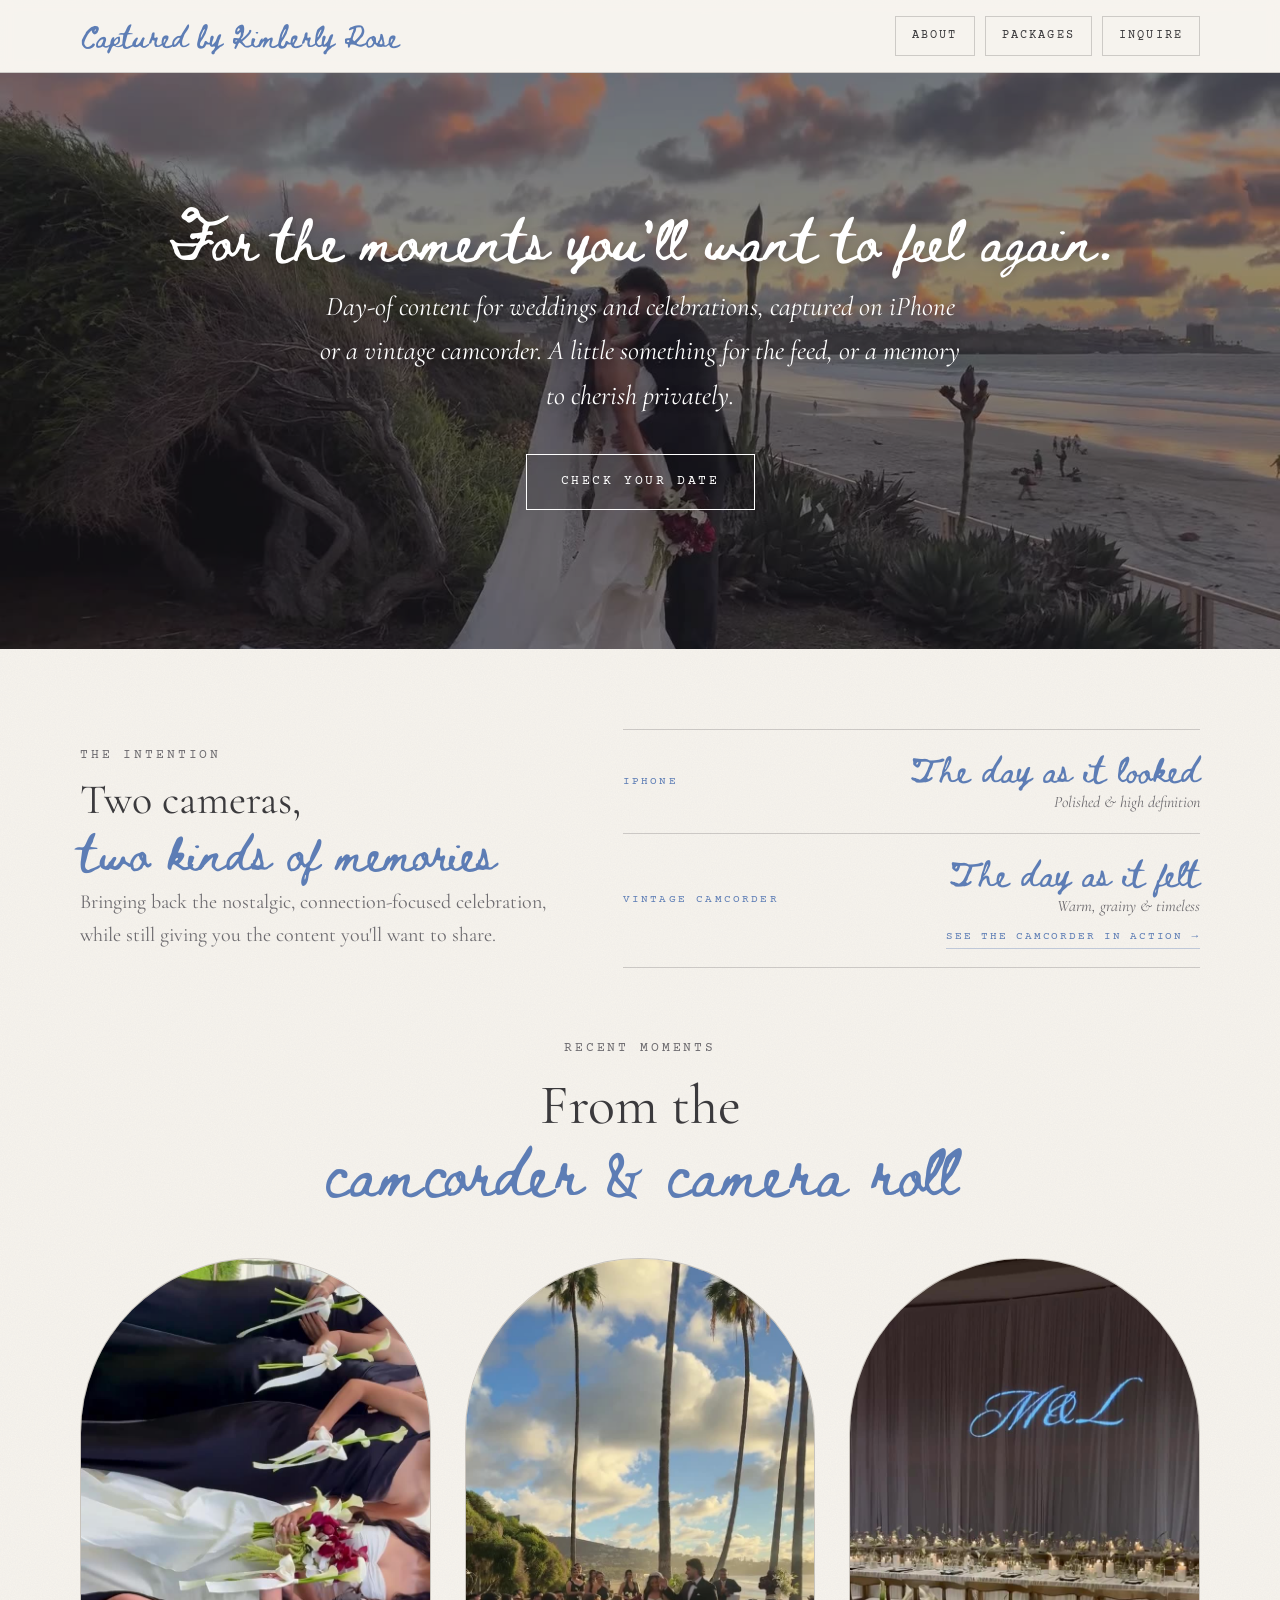
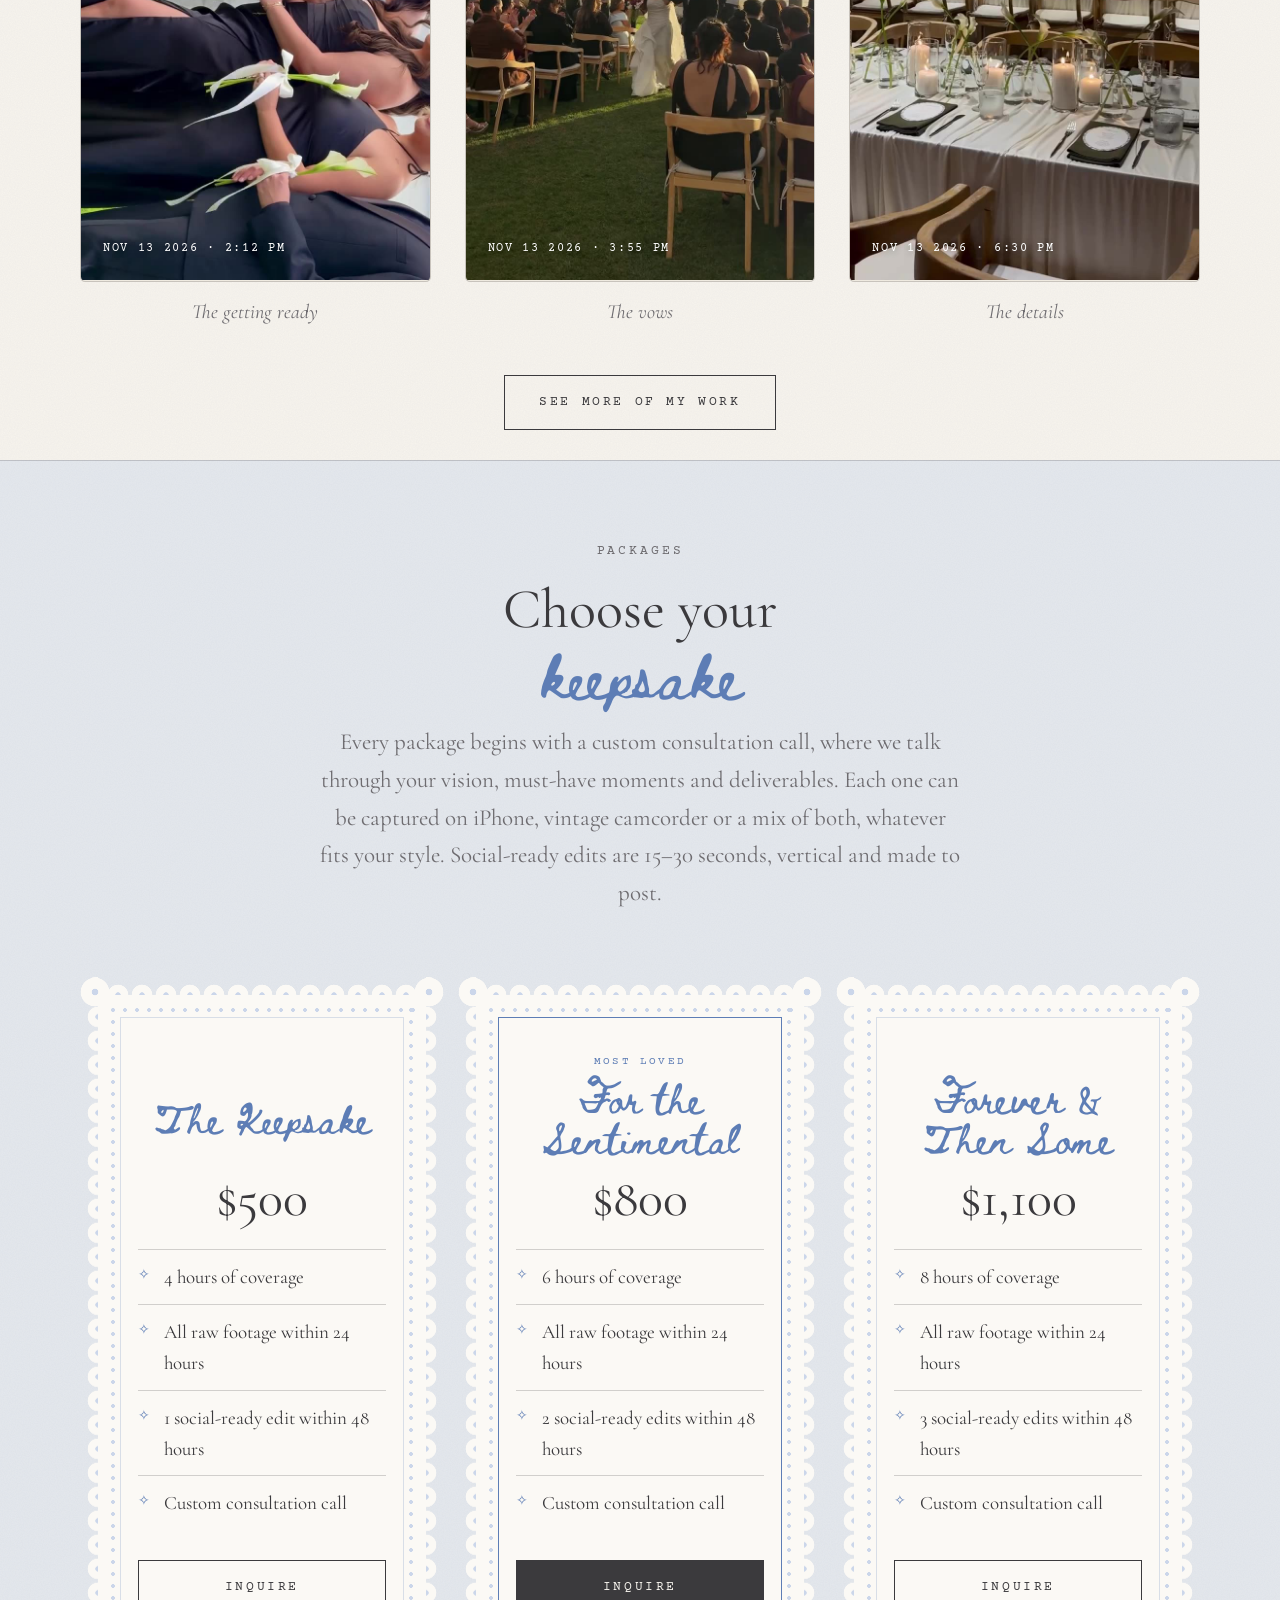
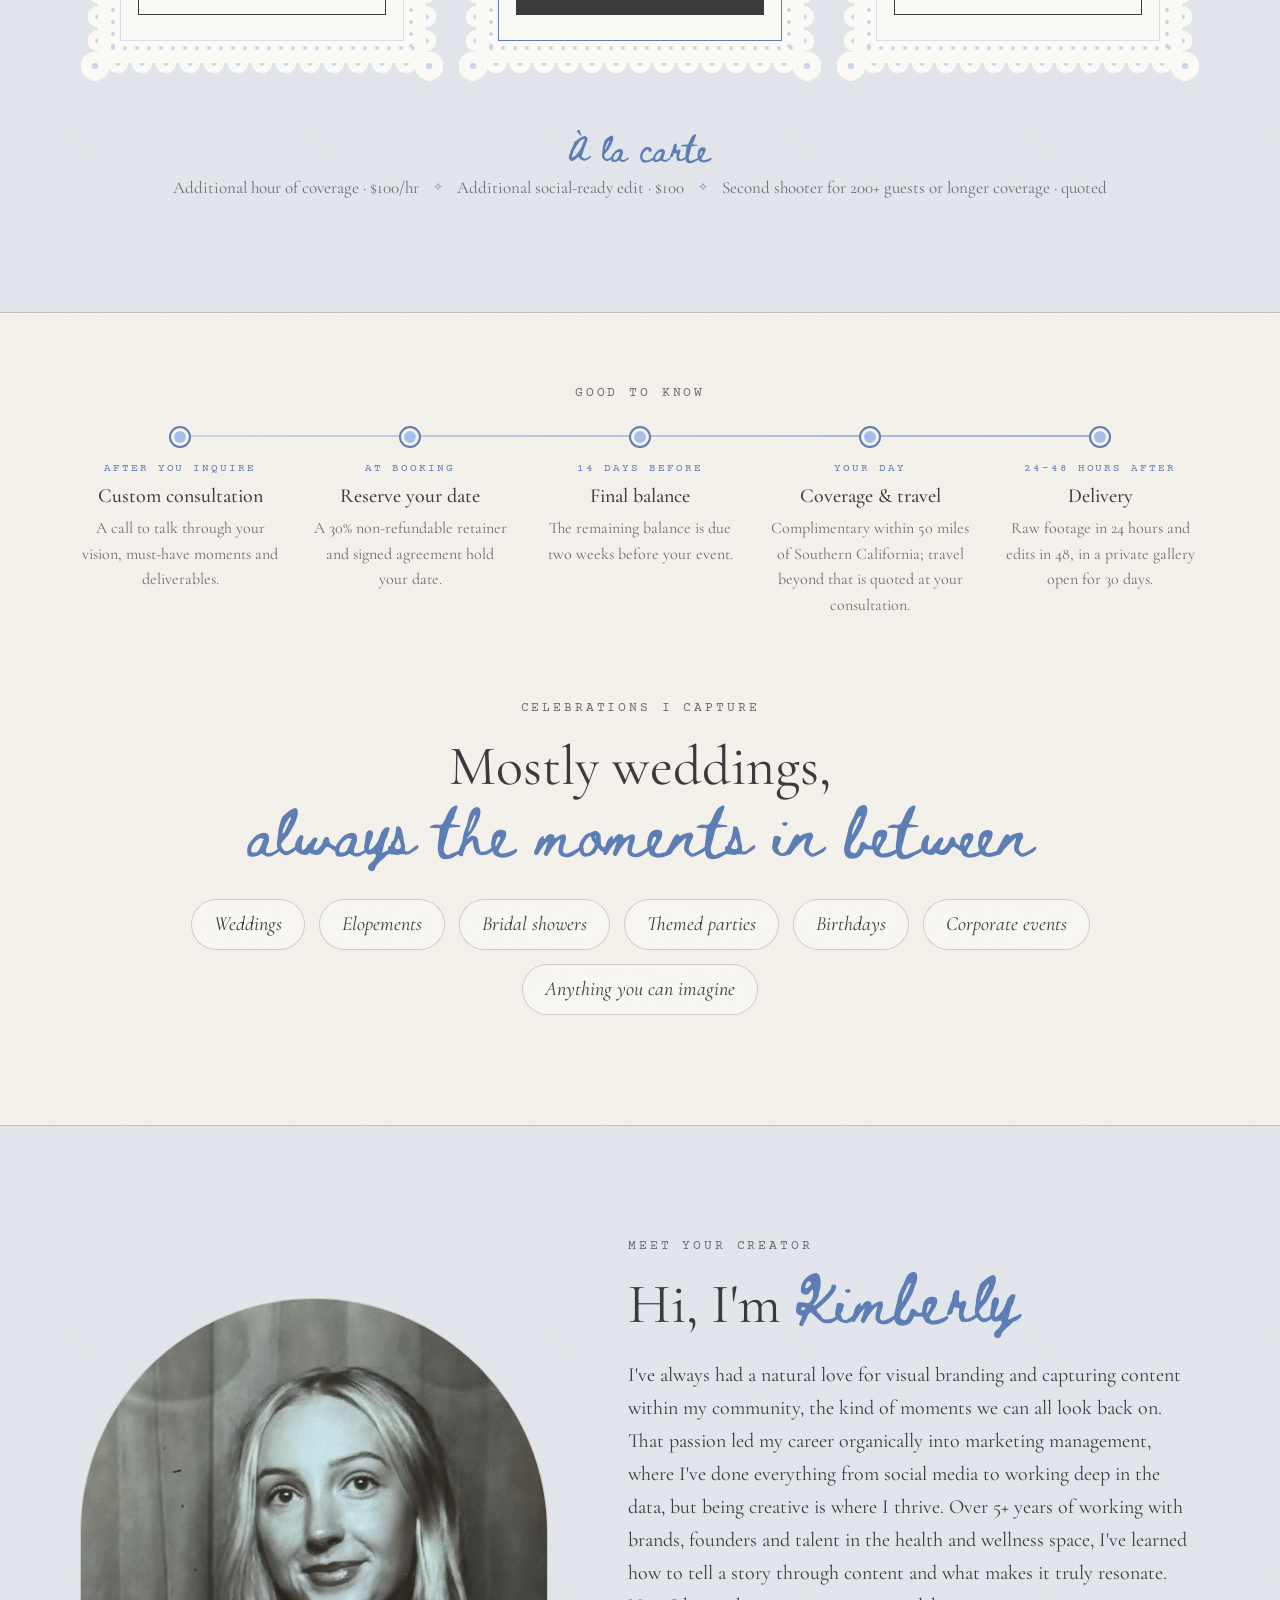
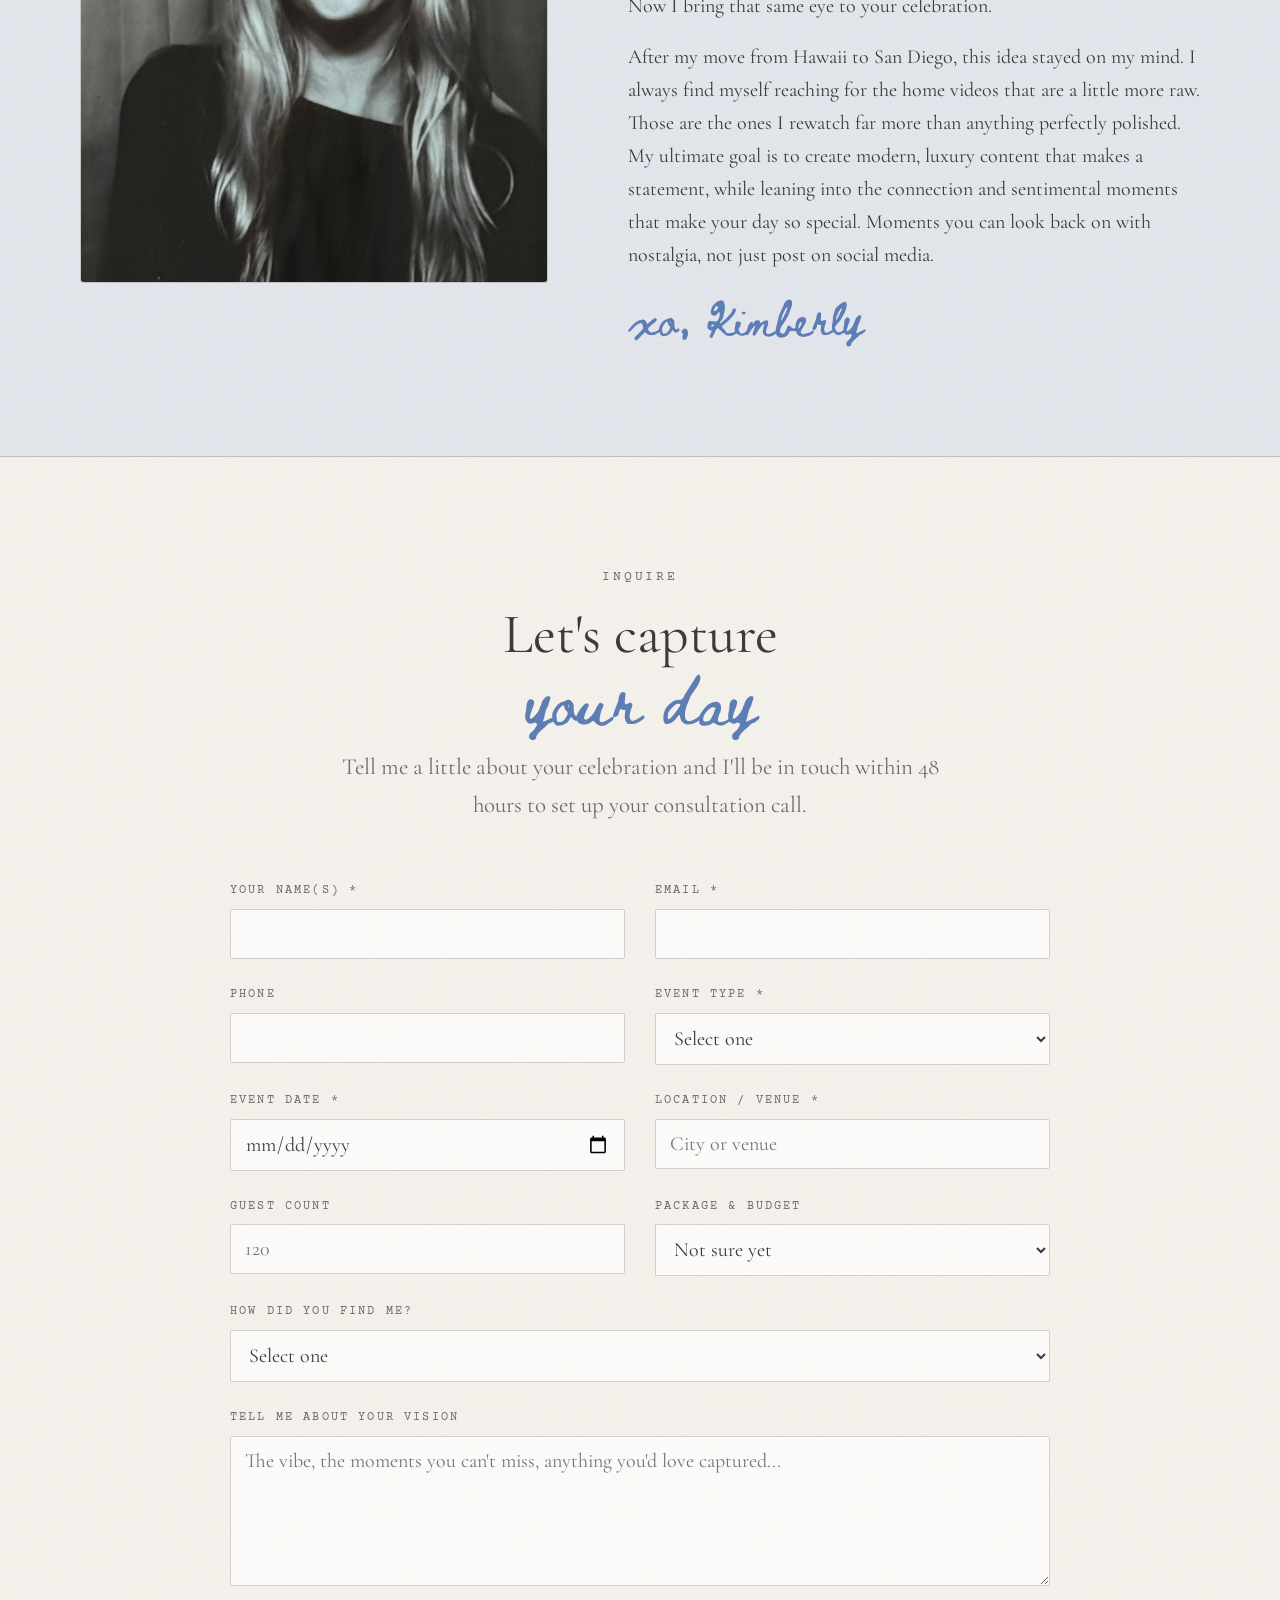
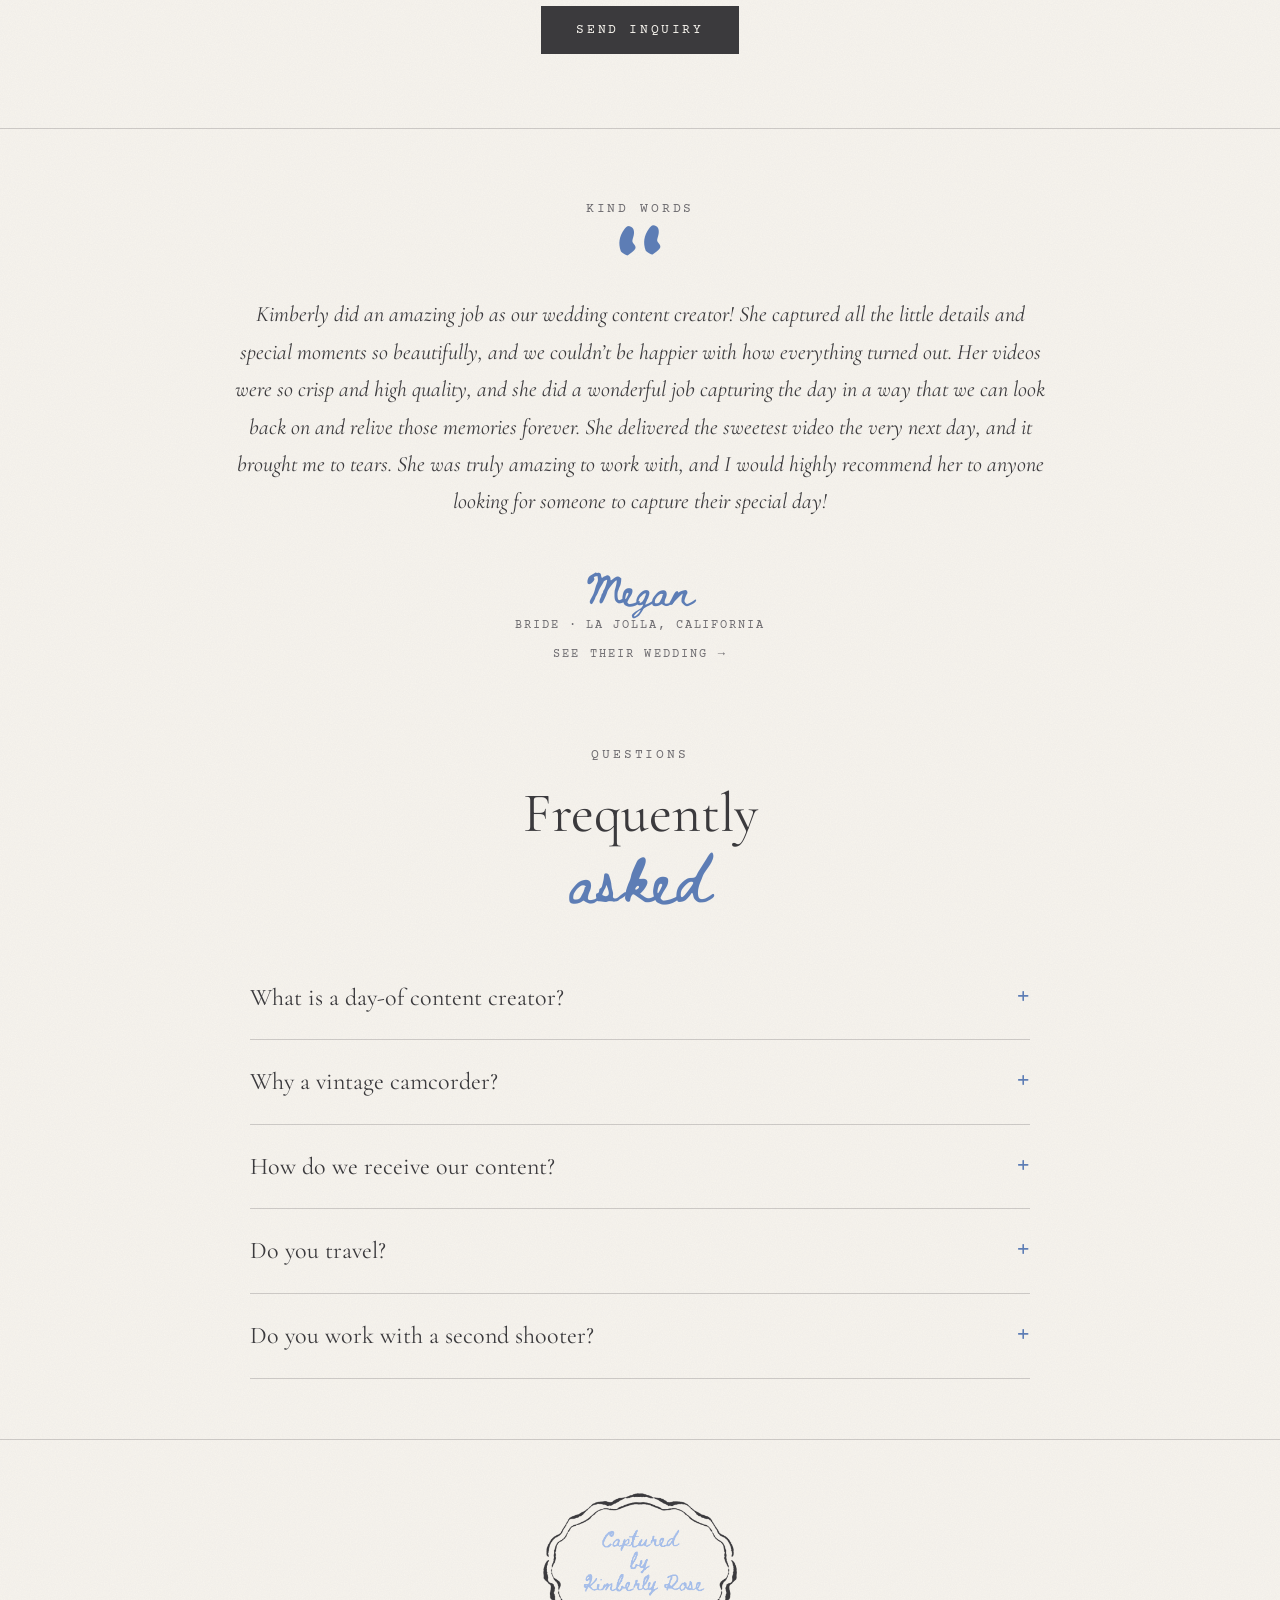
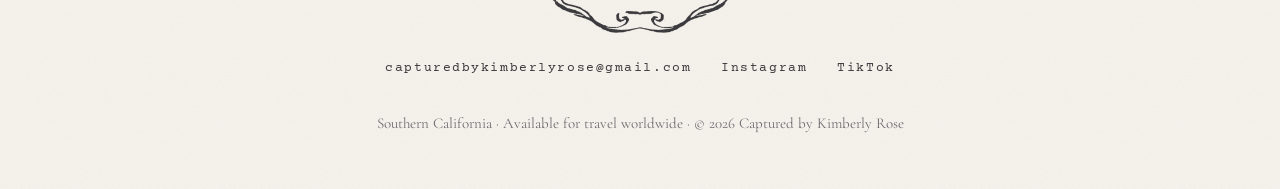
<file: index.html>
<!DOCTYPE html>
<html lang="en">
<head>
<meta charset="UTF-8">
<meta name="viewport" content="width=device-width, initial-scale=1">
<title>Captured by Kimberly Rose | Day-of Content Creator, Southern California</title>
<meta name="description" content="Day-of content creation for weddings and celebrations, shot on iPhone and a vintage camcorder. Based in Southern California, traveling worldwide.">
<link rel="icon" href="assets/logo.png">
<link rel="preconnect" href="https://fonts.googleapis.com">
<link rel="preconnect" href="https://fonts.gstatic.com" crossorigin>
<link href="https://fonts.googleapis.com/css2?family=Beth+Ellen&family=Cormorant+Garamond:ital,wght@0,400;0,500;1,400&family=Courier+Prime&display=block" rel="stylesheet">
<link rel="stylesheet" href="assets/styles.css">
<script>
  document.documentElement.classList.add('fonts-loading');
  (function () {
    var done = function () { document.documentElement.classList.remove('fonts-loading'); };
    if (document.fonts && document.fonts.load) {
      Promise.all([
        document.fonts.load('400 1em "Beth Ellen"'),
        document.fonts.load('400 1em "Cormorant Garamond"'),
        document.fonts.load('italic 400 1em "Cormorant Garamond"'),
        document.fonts.load('400 1em "Courier Prime"')
      ]).then(done, done);
      setTimeout(done, 2500);
    } else { done(); }
  })();
</script>
</head>
<body>

<header>
  <nav class="wrap">
    <a class="brand" href="#top">Captured by Kimberly Rose</a>
    <ul class="links">
      <li><a href="#about">About</a></li>
      <li><a href="#packages">Packages</a></li>
      <li><a href="#inquire">Inquire</a></li>
    </ul>
  </nav>
</header>

<main id="top">

  <section class="hero">
    <div class="hero-media">
      <video src="assets/hero.mp4" poster="assets/hero.jpg" autoplay muted loop playsinline preload="auto" aria-hidden="true"></video>
    </div>
    <div class="hero-copy wrap">
      <p class="hero-script">For the moments you'll want to feel again.</p>
      <p class="tag">Day-of content for weddings and celebrations, captured on iPhone or a vintage camcorder. A little something for the feed, or a memory to cherish privately.</p>
      <a class="btn light" href="#inquire">Check your date</a>
    </div>
  </section>

  <section id="approach" class="approach">
    <div class="wrap approach-grid">
      <div class="reveal">
        <p class="eyebrow">The intention</p>
        <h2>Two cameras, <span class="script">two kinds of memories</span></h2>
        <p class="approach-lede">Bringing back the nostalgic, connection-focused celebration, while still giving you the content you'll want to share.</p>
      </div>
      <div class="approach-list reveal">
        <div class="approach-item"><span class="label">iPhone</span><span class="approach-text"><span class="approach-title">The day as it looked</span><span class="approach-sub">Polished &amp; high definition</span></span></div>
        <div class="approach-item"><span class="label">Vintage camcorder</span><span class="approach-text"><span class="approach-title">The day as it felt</span><span class="approach-sub">Warm, grainy &amp; timeless</span><a class="approach-watch inline" href="camcorder-diaries.html">See the camcorder in action &rarr;</a></span></div>
      </div>
    </div>
  </section>

  <section id="work" style="padding-top: 20px;">
    <div class="wrap center reveal">
      <p class="eyebrow">Recent moments</p>
      <h2>From the <span class="script">camcorder &amp; camera roll</span></h2>
    </div>
    <div class="wrap reels">
      <div class="reel-wrap reveal">
        <div class="reel has-media">
          <video src="assets/getting-ready.mp4" poster="assets/getting-ready.jpg" autoplay muted loop playsinline preload="metadata" aria-label="Bride and bridesmaids holding calla lily bouquets"></video>
          <div class="overlay"><span>NOV 13 2026 · 2:12 PM</span></div>
        </div>
        <p class="reel-caption">The getting ready</p>
      </div>
      <div class="reel-wrap reveal">
        <div class="reel has-media">
          <video src="assets/vows.mp4" poster="assets/vows.jpg" autoplay muted loop playsinline preload="metadata" aria-label="Newlyweds walking back down the aisle under palm trees"></video>
          <div class="overlay"><span>NOV 13 2026 · 3:55 PM</span></div>
        </div>
        <p class="reel-caption">The vows</p>
      </div>
      <div class="reel-wrap reveal">
        <div class="reel has-media">
          <video src="assets/last-dance.mp4" poster="assets/last-dance.jpg" autoplay muted loop playsinline preload="metadata" aria-label="Candlelit reception tables with the couple's monogram projected on the wall"></video>
          <div class="overlay"><span>NOV 13 2026 · 6:30 PM</span></div>
        </div>
        <p class="reel-caption">The details</p>
      </div>
    </div>
    <div class="more-link reveal"><a class="btn" href="portfolio.html">See more of my work</a></div>
  </section>

  <section id="packages" class="packages">
    <div class="wrap center reveal">
      <p class="eyebrow">Packages</p>
      <h2>Choose your <span class="script">keepsake</span></h2>
      <p class="lede">Every package begins with a custom consultation call, where we talk through your vision, must-have moments and deliverables. Each one can be captured on iPhone, vintage camcorder or a mix of both, whatever fits your style. Social-ready edits are 15–30 seconds, vertical and made to post.</p>
    </div>
    <div class="wrap tiers">
      <div class="tier reveal">
        <span class="corner" style="top:-38px;left:-38px" aria-hidden="true"></span><span class="corner" style="top:-38px;right:-38px" aria-hidden="true"></span><span class="corner" style="bottom:-38px;left:-38px" aria-hidden="true"></span><span class="corner" style="bottom:-38px;right:-38px" aria-hidden="true"></span>
        <p class="ribbon" aria-hidden="true">&nbsp;</p>
        <p class="name">The Keepsake</p>
        <p class="price">$500</p>
        <ul>
          <li>4 hours of coverage</li>
          <li>All raw footage within 24 hours</li>
          <li>1 social-ready edit within 48 hours</li>
          <li>Custom consultation call</li>
        </ul>
        <a class="btn" href="#inquire" data-package="The Keepsake">Inquire</a>
      </div>
      <div class="tier featured reveal">
        <span class="corner" style="top:-38px;left:-38px" aria-hidden="true"></span><span class="corner" style="top:-38px;right:-38px" aria-hidden="true"></span><span class="corner" style="bottom:-38px;left:-38px" aria-hidden="true"></span><span class="corner" style="bottom:-38px;right:-38px" aria-hidden="true"></span>
        <p class="ribbon">Most loved</p>
        <p class="name">For the Sentimental</p>
        <p class="price">$800</p>
        <ul>
          <li>6 hours of coverage</li>
          <li>All raw footage within 24 hours</li>
          <li>2 social-ready edits within 48 hours</li>
          <li>Custom consultation call</li>
        </ul>
        <a class="btn solid" href="#inquire" data-package="For the Sentimental">Inquire</a>
      </div>
      <div class="tier reveal">
        <span class="corner" style="top:-38px;left:-38px" aria-hidden="true"></span><span class="corner" style="top:-38px;right:-38px" aria-hidden="true"></span><span class="corner" style="bottom:-38px;left:-38px" aria-hidden="true"></span><span class="corner" style="bottom:-38px;right:-38px" aria-hidden="true"></span>
        <p class="ribbon" aria-hidden="true">&nbsp;</p>
        <p class="name">Forever &amp; Then Some</p>
        <p class="price">$1,100</p>
        <ul>
          <li>8 hours of coverage</li>
          <li>All raw footage within 24 hours</li>
          <li>3 social-ready edits within 48 hours</li>
          <li>Custom consultation call</li>
        </ul>
        <a class="btn" href="#inquire" data-package="Forever & Then Some">Inquire</a>
      </div>
    </div>
    <div class="wrap addons reveal">
      <p class="addons-title">À la carte</p>
      <p class="addons-list"><span>Additional hour of coverage · $100/hr</span><span>Additional social-ready edit · $100</span><span>Second shooter for 200+ guests or longer coverage · quoted</span></p>
    </div>
  </section>

  <section id="details" class="fine-print">
    <div class="wrap reveal">
      <p class="eyebrow center">Good to know</p>
      <ol class="timeline">
        <li class="step"><span class="step-when">After you inquire</span><strong>Custom consultation</strong><span>A call to talk through your vision, must-have moments and deliverables.</span></li>
        <li class="step"><span class="step-when">At booking</span><strong>Reserve your date</strong><span>A 30% non-refundable retainer and signed agreement hold your date.</span></li>
        <li class="step"><span class="step-when">14 days before</span><strong>Final balance</strong><span>The remaining balance is due two weeks before your event.</span></li>
        <li class="step"><span class="step-when">Your day</span><strong>Coverage &amp; travel</strong><span>Complimentary within 50 miles of Southern California; travel beyond that is quoted at your consultation.</span></li>
        <li class="step"><span class="step-when">24–48 hours after</span><strong>Delivery</strong><span>Raw footage in 24 hours and edits in 48, in a private gallery open for 30 days.</span></li>
      </ol>
    </div>
  </section>

  <section style="padding-top: 0;">
    <div class="wrap center reveal">
      <p class="eyebrow">Celebrations I capture</p>
      <h2>Mostly weddings, <span class="script">always the moments in between</span></h2>
      <div class="events">
        <span>Weddings</span><span>Elopements</span><span>Bridal showers</span><span>Themed parties</span><span>Birthdays</span><span>Corporate events</span><span>Anything you can imagine</span>
      </div>
    </div>
  </section>

  <section id="about" class="packages">
    <div class="wrap about">
      <div class="portrait reveal">
        <img src="assets/kimberly.jpg" alt="Kimberly, founder of Captured by Kimberly Rose" loading="lazy">
      </div>
      <div class="reveal">
        <p class="eyebrow">Meet your creator</p>
        <h2>Hi, I'm <span class="script" style="display:inline">Kimberly</span></h2>
        <p>I've always had a natural love for visual branding and capturing content within my community, the kind of moments we can all look back on. That passion led my career organically into marketing management, where I've done everything from social media to working deep in the data, but being creative is where I thrive. Over 5+ years of working with brands, founders and talent in the health and wellness space, I've learned how to tell a story through content and what makes it truly resonate. Now I bring that same eye to your celebration.</p>
        <p>After my move from Hawaii to San Diego, this idea stayed on my mind. I always find myself reaching for the home videos that are a little more raw. Those are the ones I rewatch far more than anything perfectly polished. My ultimate goal is to create modern, luxury content that makes a statement, while leaning into the connection and sentimental moments that make your day so special. Moments you can look back on with nostalgia, not just post on social media.</p>
        <p class="signoff">xo, Kimberly</p>
      </div>
    </div>
  </section>

  <section id="inquire" class="inquire">
    <div class="wrap center reveal">
      <p class="eyebrow">Inquire</p>
      <h2>Let's capture <span class="script">your day</span></h2>
      <p class="lede">Tell me a little about your celebration and I'll be in touch within 48 hours to set up your consultation call.</p>
    </div>
    <form id="inquiry-form" class="wrap" action="https://formsubmit.co/capturedbykimberlyrose@gmail.com" method="POST" novalidate>
      <input type="hidden" name="_subject" value="New inquiry from your website">
      <input type="hidden" name="_template" value="table">
      <input type="text" name="_honey" class="hp" tabindex="-1" autocomplete="off" aria-hidden="true">
      <div class="field"><label for="name">Your name(s) *</label><input id="name" name="Name" required autocomplete="name"></div>
      <div class="field"><label for="email">Email *</label><input id="email" name="email" type="email" required autocomplete="email"></div>
      <div class="field"><label for="phone">Phone</label><input id="phone" name="Phone" type="tel" autocomplete="tel"></div>
      <div class="field"><label for="type">Event type *</label>
        <select id="type" name="Event type" required>
          <option value="">Select one</option><option>Wedding</option><option>Elopement</option><option>Bridal shower</option><option>Baby shower</option><option>Engagement party</option><option>Birthday</option><option>Themed party</option><option>Corporate event</option><option>Other</option>
        </select>
      </div>
      <div class="field"><label for="date">Event date *</label><input id="date" name="Event date" type="date" required></div>
      <div class="field"><label for="location">Location / venue *</label><input id="location" name="Location" required placeholder="City or venue"></div>
      <div class="field"><label for="guests">Guest count</label><input id="guests" name="Guest count" type="number" min="1" placeholder="120"></div>
      <div class="field"><label for="package">Package &amp; budget</label>
        <select id="package" name="Package and budget">
          <option value="">Not sure yet</option><option value="The Keepsake">The Keepsake · $500</option><option value="For the Sentimental">For the Sentimental · $800</option><option value="Forever &amp; Then Some">Forever &amp; Then Some · $1,100</option><option value="Custom">Something custom</option>
        </select>
      </div>
      <div class="field full"><label for="heard">How did you find me?</label>
        <select id="heard" name="How they found me">
          <option value="">Select one</option><option>Instagram</option><option>TikTok</option><option>Google</option><option>Referral from a friend</option><option>Another vendor</option><option>Other</option>
        </select>
      </div>
      <div class="field full"><label for="vision">Tell me about your vision</label><textarea id="vision" name="Vision" placeholder="The vibe, the moments you can't miss, anything you'd love captured..."></textarea></div>
      <div class="form-foot"><button class="btn solid" type="submit">Send inquiry</button><p class="form-msg" id="form-msg" role="status"></p></div>
    </form>
  </section>

  <section id="kind-words" class="kind-words">
    <div class="wrap reveal">
      <p class="eyebrow center">Kind words</p>
      <div class="slider" id="slider">
        <span class="quote-mark" aria-hidden="true">&ldquo;</span>
        <div class="slides">
          <figure class="slide active">
            <blockquote>Kimberly did an amazing job as our wedding content creator! She captured all the little details and special moments so beautifully, and we couldn&rsquo;t be happier with how everything turned out. Her videos were so crisp and high quality, and she did a wonderful job capturing the day in a way that we can look back on and relive those memories forever. She delivered the sweetest video the very next day, and it brought me to tears. She was truly amazing to work with, and I would highly recommend her to anyone looking for someone to capture their special day!</blockquote>
            <figcaption><span class="quote-name">Megan</span><span class="quote-meta">Bride · La Jolla, California</span><a class="slide-link" href="megan-and-lucas.html">See their wedding &rarr;</a></figcaption>
          </figure>
        </div>
        <div class="slider-nav">
          <button class="strip-btn" data-slide="-1" aria-label="Previous testimonial">&larr;</button>
          <div class="slider-dots"></div>
          <button class="strip-btn" data-slide="1" aria-label="Next testimonial">&rarr;</button>
        </div>
      </div>
    </div>
  </section>

  <section id="faq">
    <div class="wrap center reveal">
      <p class="eyebrow">Questions</p>
      <h2>Frequently <span class="script">asked</span></h2>
    </div>
    <div class="faq reveal">
      <details>
        <summary>What is a day-of content creator?</summary>
        <p>I capture your day the way you'd want to see it on your phone: candid, behind-the-scenes iPhone clips and quick social-ready edits, delivered fast. It's not a replacement for your photographer or videographer, it's the piece in between.</p>
      </details>
      <details>
        <summary>Why a vintage camcorder?</summary>
        <p>The camcorder footage has that warm, home-video feel and can be a private keepsake just for you. That said, the camcorder has a charm all its own, so if you love the look, I'm happy to film with it for your socials too.</p>
      </details>
      <details>
        <summary>How do we receive our content?</summary>
        <p>All raw footage is delivered within 24 hours through a private gallery link, which stays open for 30 days so you have plenty of time to download everything. Your social-ready edits are added to the same link within 48 hours.</p>
      </details>
      <details>
        <summary>Do you travel?</summary>
        <p>Yes. I'm based in Southern California and travel throughout California and worldwide. Travel within 50 miles is complimentary, and anything further is quoted during your consultation.</p>
      </details>
      <details>
        <summary>Do you work with a second shooter?</summary>
        <p>Yes. For larger celebrations of 200+ guests, or events with longer coverage, I can bring on a second shooter to ensure no moments are missed.</p>
      </details>
    </div>
  </section>

</main>

<footer>
  <div class="wrap">
    <img src="assets/logo.png" alt="Captured by Kimberly Rose">
    <div class="contact">
      <a href="mailto:capturedbykimberlyrose@gmail.com">capturedbykimberlyrose@gmail.com</a>
      <a href="https://www.instagram.com/capturedbykimberlyrose/" target="_blank" rel="noopener">Instagram</a>
      <a href="https://www.tiktok.com/@capturedbykimberlyrose" target="_blank" rel="noopener">TikTok</a>
    </div>
    <small>Southern California · Available for travel worldwide · © <span id="yr">2026</span> Captured by Kimberly Rose</small>
  </div>
</footer>

<script>
  if ('scrollRestoration' in history) history.scrollRestoration = 'manual';
  const toTop = () => { if (!location.hash) { window.scrollTo({ top: 0, behavior: 'instant' }); try { document.body.scrollIntoView({ block: 'start', behavior: 'instant' }); } catch (e) {} } };
  toTop(); window.addEventListener('load', toTop); window.addEventListener('pageshow', toTop);
  document.getElementById('yr').textContent = new Date().getFullYear();

  document.querySelectorAll('[data-package]').forEach(btn => btn.addEventListener('click', () => {
    document.getElementById('package').value = btn.dataset.package;
  }));

  const io = new IntersectionObserver(entries => entries.forEach(e => {
    if (e.isIntersecting) { e.target.classList.add('in'); io.unobserve(e.target); }
  }), { threshold: 0.12 });
  document.querySelectorAll('.reveal').forEach(el => io.observe(el));

  const form = document.getElementById('inquiry-form');
  const msg = document.getElementById('form-msg');
  form.addEventListener('submit', async (e) => {
    e.preventDefault();
    msg.className = 'form-msg'; msg.textContent = '';
    const missing = [...form.querySelectorAll('[required]')].filter(f => !f.value.trim());
    const email = form.querySelector('#email');
    if (missing.length) { msg.className = 'form-msg err'; msg.textContent = 'Please fill in the fields marked with *.'; missing[0].focus(); return; }
    if (!/^\S+@\S+\.\S+$/.test(email.value)) { msg.className = 'form-msg err'; msg.textContent = 'Please check your email address.'; email.focus(); return; }
    const btn = form.querySelector('button[type=submit]');
    btn.disabled = true; btn.textContent = 'Sending...';
    try {
      const res = await fetch('https://formsubmit.co/ajax/capturedbykimberlyrose@gmail.com', {
        method: 'POST', headers: { 'Accept': 'application/json' }, body: new FormData(form)
      });
      if (!res.ok) throw new Error();
      form.reset();
      msg.className = 'form-msg ok'; msg.textContent = 'Thank you! I’ll be in touch soon.';
    } catch {
      msg.className = 'form-msg err';
      msg.innerHTML = 'Something went wrong. Please email me at <a href="mailto:capturedbykimberlyrose@gmail.com">capturedbykimberlyrose@gmail.com</a>.';
    } finally { btn.disabled = false; btn.textContent = 'Send inquiry'; }
  });
  (() => {
    const slider = document.getElementById('slider'); if (!slider) return;
    const slides = [...slider.querySelectorAll('.slide')];
    const nav = slider.querySelector('.slider-nav'), dotsWrap = slider.querySelector('.slider-dots');
    if (slides.length < 2) { nav.style.display = 'none'; return; }
    let i = 0, timer;
    const dots = slides.map((_, k) => { const d = document.createElement('button'); d.className = 'dot'; d.setAttribute('aria-label', 'Show testimonial ' + (k + 1)); d.onclick = () => { go(k); restart(); }; dotsWrap.appendChild(d); return d; });
    const go = k => { i = (k + slides.length) % slides.length; slides.forEach((s, n) => s.classList.toggle('active', n === i)); dots.forEach((d, n) => d.classList.toggle('active', n === i)); };
    const restart = () => { clearInterval(timer); timer = setInterval(() => go(i + 1), 8000); };
    slider.querySelectorAll('[data-slide]').forEach(b => b.onclick = () => { go(i + Number(b.dataset.slide)); restart(); });
    let x0 = null;
    slider.addEventListener('touchstart', e => x0 = e.touches[0].clientX, { passive: true });
    slider.addEventListener('touchend', e => { if (x0 === null) return; const dx = e.changedTouches[0].clientX - x0; if (Math.abs(dx) > 40) { go(i + (dx < 0 ? 1 : -1)); restart(); } x0 = null; });
    go(0); restart();
  })();
</script>
</body>
</html>
</file>
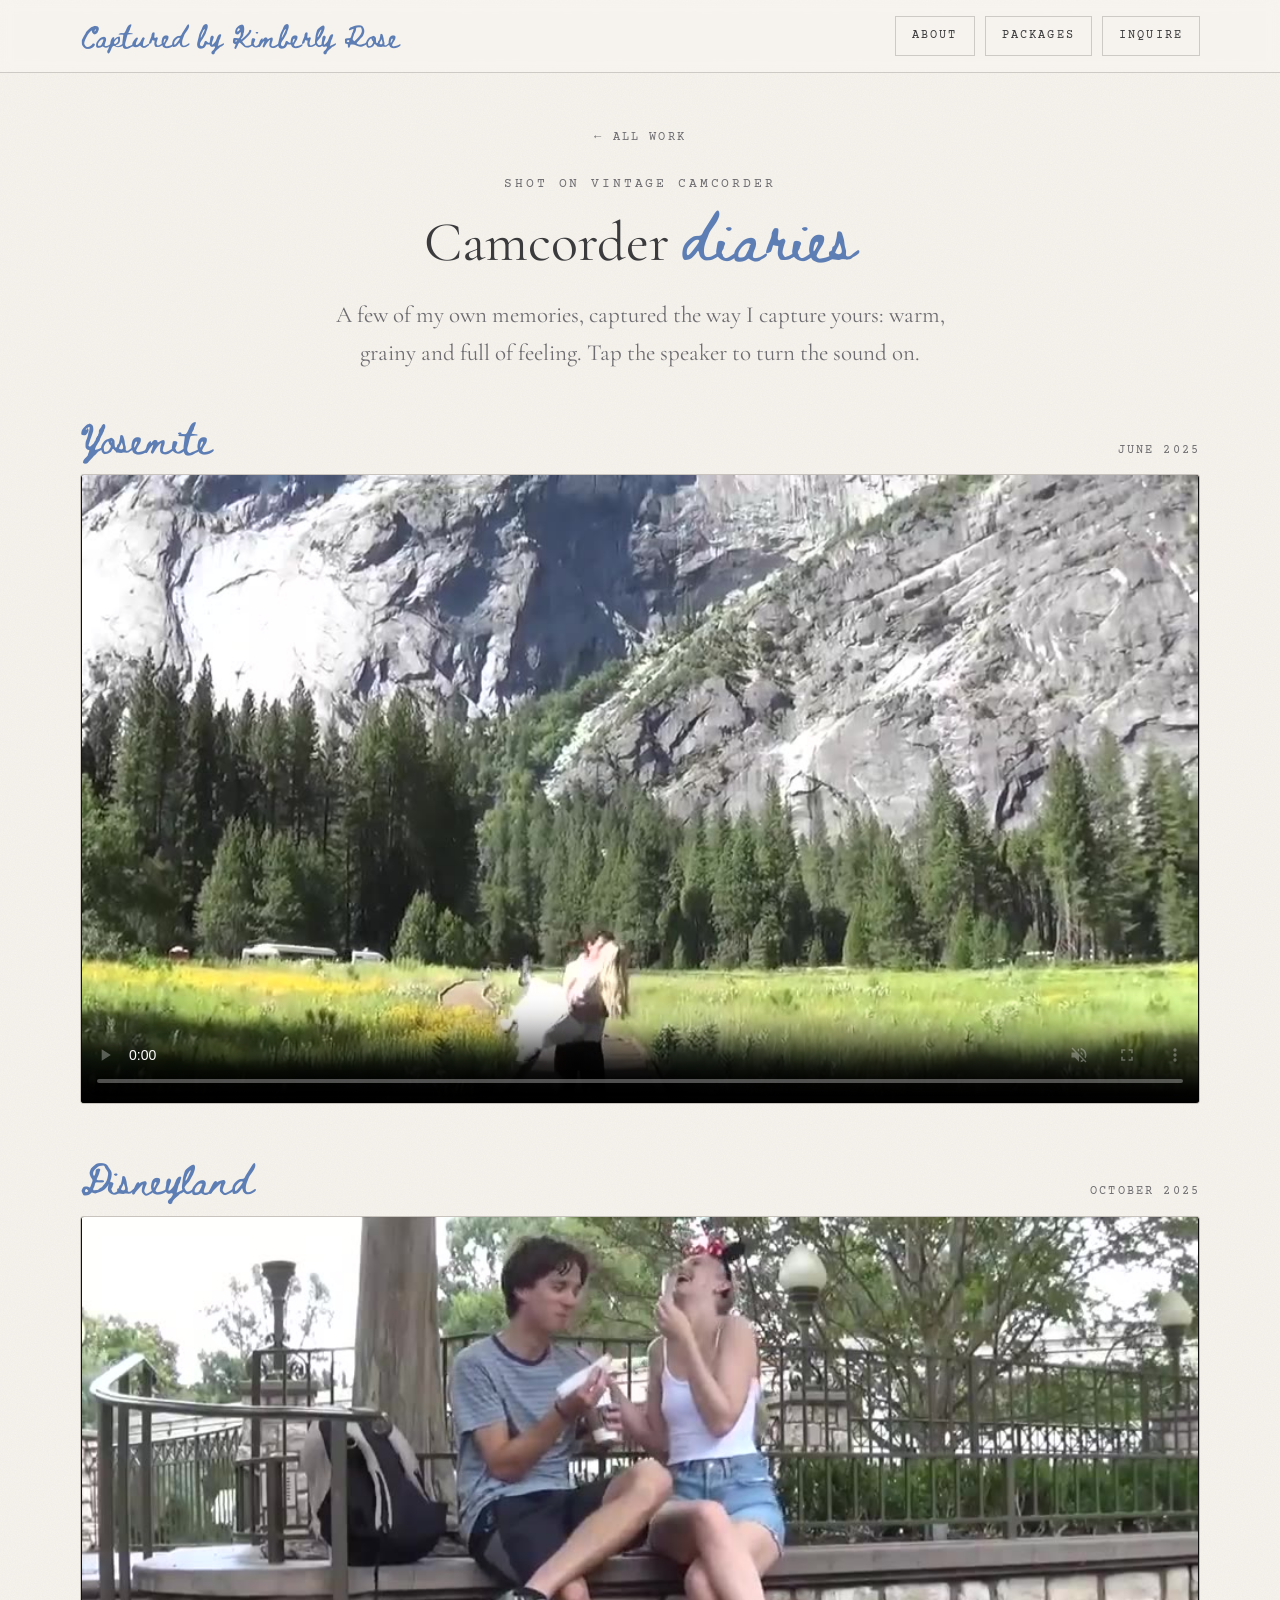
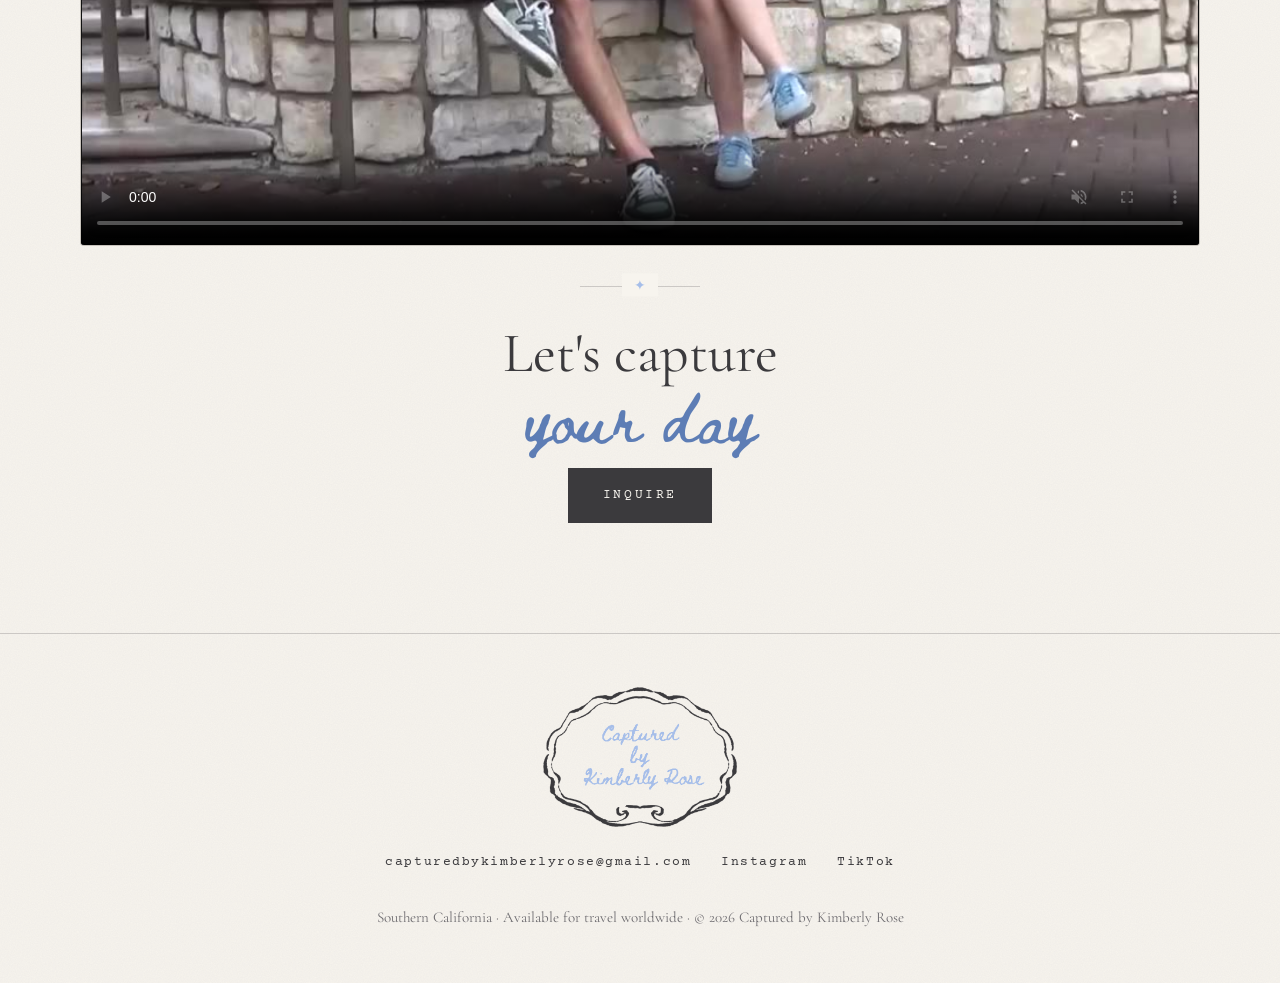
<file: camcorder-diaries.html>
<!DOCTYPE html>
<html lang="en">
<head>
<meta charset="UTF-8">
<meta name="viewport" content="width=device-width, initial-scale=1">
<title>Camcorder Diaries | Captured by Kimberly Rose</title>
<meta name="description" content="Vintage camcorder footage from Captured by Kimberly Rose: the warm, home-video feel in action.">
<link rel="icon" href="assets/logo.png">
<link rel="preconnect" href="https://fonts.googleapis.com">
<link rel="preconnect" href="https://fonts.gstatic.com" crossorigin>
<link href="https://fonts.googleapis.com/css2?family=Beth+Ellen&family=Cormorant+Garamond:ital,wght@0,400;0,500;1,400&family=Courier+Prime&display=block" rel="stylesheet">
<link rel="stylesheet" href="assets/styles.css">
<script>
  document.documentElement.classList.add('fonts-loading');
  (function () {
    var done = function () { document.documentElement.classList.remove('fonts-loading'); };
    if (document.fonts && document.fonts.load) {
      Promise.all([
        document.fonts.load('400 1em "Beth Ellen"'),
        document.fonts.load('400 1em "Cormorant Garamond"'),
        document.fonts.load('italic 400 1em "Cormorant Garamond"'),
        document.fonts.load('400 1em "Courier Prime"')
      ]).then(done, done);
      setTimeout(done, 2500);
    } else { done(); }
  })();
</script>
</head>
<body>

<header>
  <nav class="wrap">
    <a class="brand" href="index.html">Captured by Kimberly Rose</a>
    <ul class="links">
      <li><a href="index.html#about">About</a></li>
      <li><a href="index.html#packages">Packages</a></li>
      <li><a href="index.html#inquire">Inquire</a></li>
    </ul>
  </nav>
</header>

<main>
  <section class="page-intro">
    <div class="wrap reveal">
      <a class="back-link" href="portfolio.html">&larr; All work</a>
      <p class="eyebrow">Shot on vintage camcorder</p>
      <h2>Camcorder <span class="script" style="display:inline">diaries</span></h2>
      <p class="lede" style="margin: 0 auto;">A few of my own memories, captured the way I capture yours: warm, grainy and full of feeling. Tap the speaker to turn the sound on.</p>
    </div>
  </section>

  <section class="diary-section">
    <div class="wrap diary reveal">
      <p class="diary-caption"><span class="diary-title">Yosemite</span><span class="diary-meta">June 2025</span></p>
      <div class="feature diary-video">
        <video src="assets/cc-yosemite.mp4" poster="assets/cc-yosemite.jpg" autoplay muted loop controls playsinline preload="metadata" aria-label="Camcorder footage from a trip to Yosemite"></video>
      </div>
    </div>
    <div class="wrap diary reveal">
      <p class="diary-caption"><span class="diary-title">Disneyland</span><span class="diary-meta">October 2025</span></p>
      <div class="feature diary-video">
        <video src="assets/cc-disneyland.mp4" poster="assets/cc-disneyland.jpg" autoplay muted loop controls playsinline preload="metadata" aria-label="Camcorder footage from a day at Disneyland"></video>
      </div>
    </div>
  </section>

  <section class="cta">
    <div class="wrap reveal">
      <div class="flourish"></div>
      <h2>Let's capture <span class="script">your day</span></h2>
      <a class="btn solid" href="index.html#inquire">Inquire</a>
    </div>
  </section>
</main>

<footer>
  <div class="wrap">
    <img src="assets/logo.png" alt="Captured by Kimberly Rose">
    <div class="contact">
      <a href="mailto:capturedbykimberlyrose@gmail.com">capturedbykimberlyrose@gmail.com</a>
      <a href="https://www.instagram.com/capturedbykimberlyrose/" target="_blank" rel="noopener">Instagram</a>
      <a href="https://www.tiktok.com/@capturedbykimberlyrose" target="_blank" rel="noopener">TikTok</a>
    </div>
    <small>Southern California · Available for travel worldwide · © <span id="yr">2026</span> Captured by Kimberly Rose</small>
  </div>
</footer>

<script>
  if ('scrollRestoration' in history) history.scrollRestoration = 'manual';
  const toTop = () => { if (!location.hash) { window.scrollTo({ top: 0, behavior: 'instant' }); try { document.body.scrollIntoView({ block: 'start', behavior: 'instant' }); } catch (e) {} } };
  toTop(); window.addEventListener('load', toTop); window.addEventListener('pageshow', toTop);
  document.getElementById('yr').textContent = new Date().getFullYear();
  const io = new IntersectionObserver(entries => entries.forEach(e => {
    if (e.isIntersecting) { e.target.classList.add('in'); io.unobserve(e.target); }
  }), { threshold: 0.12 });
  document.querySelectorAll('.reveal').forEach(el => io.observe(el));

</script>
</body>
</html>
</file>
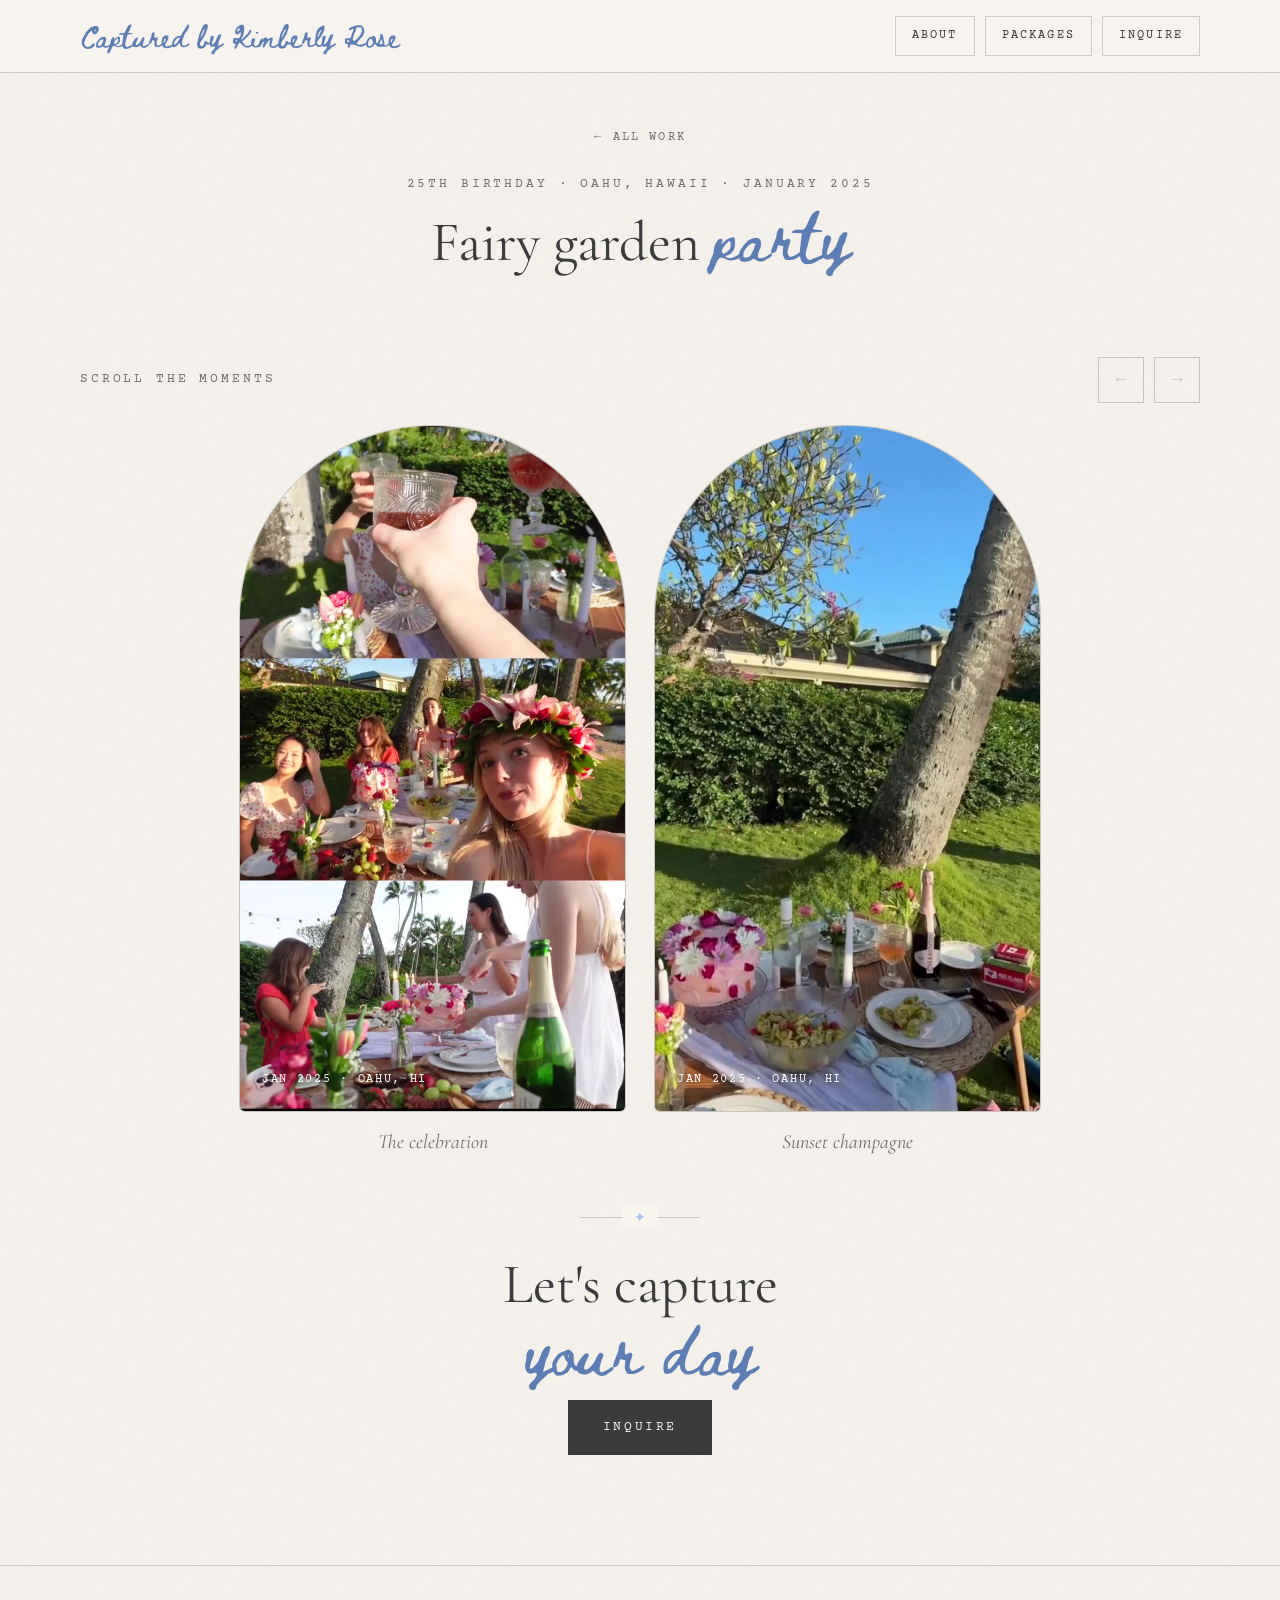
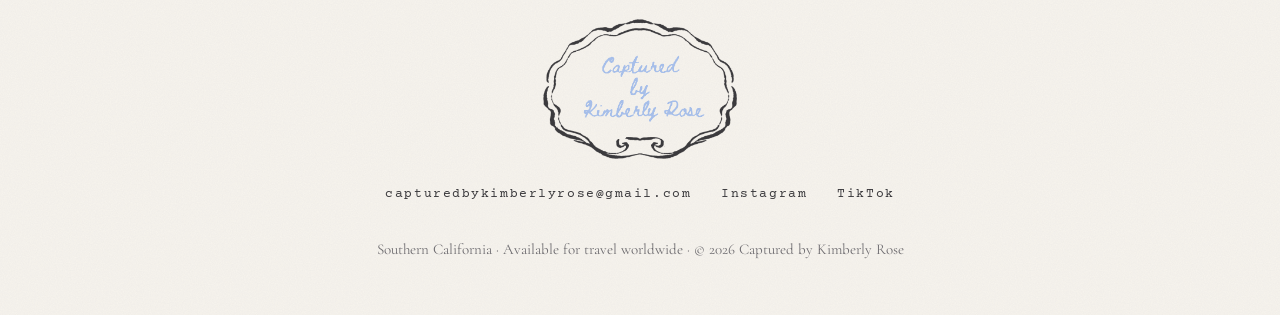
<file: fairy-garden-party.html>
<!DOCTYPE html>
<html lang="en">
<head>
<meta charset="UTF-8">
<meta name="viewport" content="width=device-width, initial-scale=1">
<title>Fairy Garden Party, Oahu | Captured by Kimberly Rose</title>
<meta name="description" content="Day-of content from a 25th birthday fairy garden party in Oahu, Hawaii, by Captured by Kimberly Rose.">
<link rel="icon" href="assets/logo.png">
<link rel="preconnect" href="https://fonts.googleapis.com">
<link rel="preconnect" href="https://fonts.gstatic.com" crossorigin>
<link href="https://fonts.googleapis.com/css2?family=Beth+Ellen&family=Cormorant+Garamond:ital,wght@0,400;0,500;1,400&family=Courier+Prime&display=block" rel="stylesheet">
<link rel="stylesheet" href="assets/styles.css">
<script>
  document.documentElement.classList.add('fonts-loading');
  (function () {
    var done = function () { document.documentElement.classList.remove('fonts-loading'); };
    if (document.fonts && document.fonts.load) {
      Promise.all([
        document.fonts.load('400 1em "Beth Ellen"'),
        document.fonts.load('400 1em "Cormorant Garamond"'),
        document.fonts.load('italic 400 1em "Cormorant Garamond"'),
        document.fonts.load('400 1em "Courier Prime"')
      ]).then(done, done);
      setTimeout(done, 2500);
    } else { done(); }
  })();
</script>
</head>
<body>

<header>
  <nav class="wrap">
    <a class="brand" href="index.html">Captured by Kimberly Rose</a>
    <ul class="links">
      <li><a href="index.html#about">About</a></li>
      <li><a href="index.html#packages">Packages</a></li>
      <li><a href="index.html#inquire">Inquire</a></li>
    </ul>
  </nav>
</header>

<main>
  <section class="page-intro">
    <div class="wrap reveal">
      <a class="back-link" href="portfolio.html">&larr; All work</a>
      <p class="eyebrow">25th birthday · Oahu, Hawaii · January 2025</p>
      <h2>Fairy garden <span class="script" style="display:inline">party</span></h2>
    </div>
  </section>

  <section style="padding-top: 30px;">
    <div class="wrap strip-head reveal">
      <p class="eyebrow">Scroll the moments</p>
      <div class="strip-arrows">
        <button class="strip-btn" data-dir="-1" aria-label="Scroll left">&larr;</button>
        <button class="strip-btn" data-dir="1" aria-label="Scroll right">&rarr;</button>
      </div>
    </div>
    <div class="wrap reel-strip" id="strip">
      <div class="reel-wrap reveal">
        <div class="reel has-media">
          <video src="assets/fg-highlights.mp4" poster="assets/fg-highlights.jpg" autoplay muted loop playsinline preload="metadata" aria-label="Fairy garden birthday table with flower crowns, champagne and a floral cake"></video>
          <div class="overlay"><span>JAN 2025 · OAHU, HI</span></div>
        </div>
        <p class="reel-caption">The celebration</p>
      </div>
      <div class="reel-wrap reveal">
        <div class="reel has-media">
          <video src="assets/fg-sunset.mp4" poster="assets/fg-sunset.jpg" autoplay muted loop playsinline preload="metadata" aria-label="Birthday girl in a flower crown spraying champagne at sunset on the beach"></video>
          <div class="overlay"><span>JAN 2025 · OAHU, HI</span></div>
        </div>
        <p class="reel-caption">Sunset champagne</p>
      </div>
    </div>
  </section>

  <section class="cta">
    <div class="wrap reveal">
      <div class="flourish"></div>
      <h2>Let's capture <span class="script">your day</span></h2>
      <a class="btn solid" href="index.html#inquire">Inquire</a>
    </div>
  </section>
</main>

<footer>
  <div class="wrap">
    <img src="assets/logo.png" alt="Captured by Kimberly Rose">
    <div class="contact">
      <a href="mailto:capturedbykimberlyrose@gmail.com">capturedbykimberlyrose@gmail.com</a>
      <a href="https://www.instagram.com/capturedbykimberlyrose/" target="_blank" rel="noopener">Instagram</a>
      <a href="https://www.tiktok.com/@capturedbykimberlyrose" target="_blank" rel="noopener">TikTok</a>
    </div>
    <small>Southern California · Available for travel worldwide · © <span id="yr">2026</span> Captured by Kimberly Rose</small>
  </div>
</footer>

<script>
  if ('scrollRestoration' in history) history.scrollRestoration = 'manual';
  const toTop = () => { if (!location.hash) { window.scrollTo({ top: 0, behavior: 'instant' }); try { document.body.scrollIntoView({ block: 'start', behavior: 'instant' }); } catch (e) {} } };
  toTop(); window.addEventListener('load', toTop); window.addEventListener('pageshow', toTop);
  document.getElementById('yr').textContent = new Date().getFullYear();
  const io = new IntersectionObserver(entries => entries.forEach(e => {
    if (e.isIntersecting) { e.target.classList.add('in'); io.unobserve(e.target); }
  }), { threshold: 0.12 });
  document.querySelectorAll('.reveal').forEach(el => io.observe(el));

  const strip = document.getElementById('strip');
  document.querySelectorAll('.strip-btn').forEach(btn => btn.addEventListener('click', () => {
    const item = strip.querySelector('.reel-wrap');
    const step = item ? item.getBoundingClientRect().width + 28 : 300;
    strip.scrollBy({ left: step * Number(btn.dataset.dir), behavior: 'smooth' });
  }));
  const updateArrows = () => {
    const max = strip.scrollWidth - strip.clientWidth - 2;
    document.querySelector('[data-dir="-1"]').disabled = strip.scrollLeft <= 2;
    document.querySelector('[data-dir="1"]').disabled = strip.scrollLeft >= max;
  };
  strip.addEventListener('scroll', updateArrows, { passive: true });
  window.addEventListener('resize', updateArrows); updateArrows();
</script>
</body>
</html>
</file>
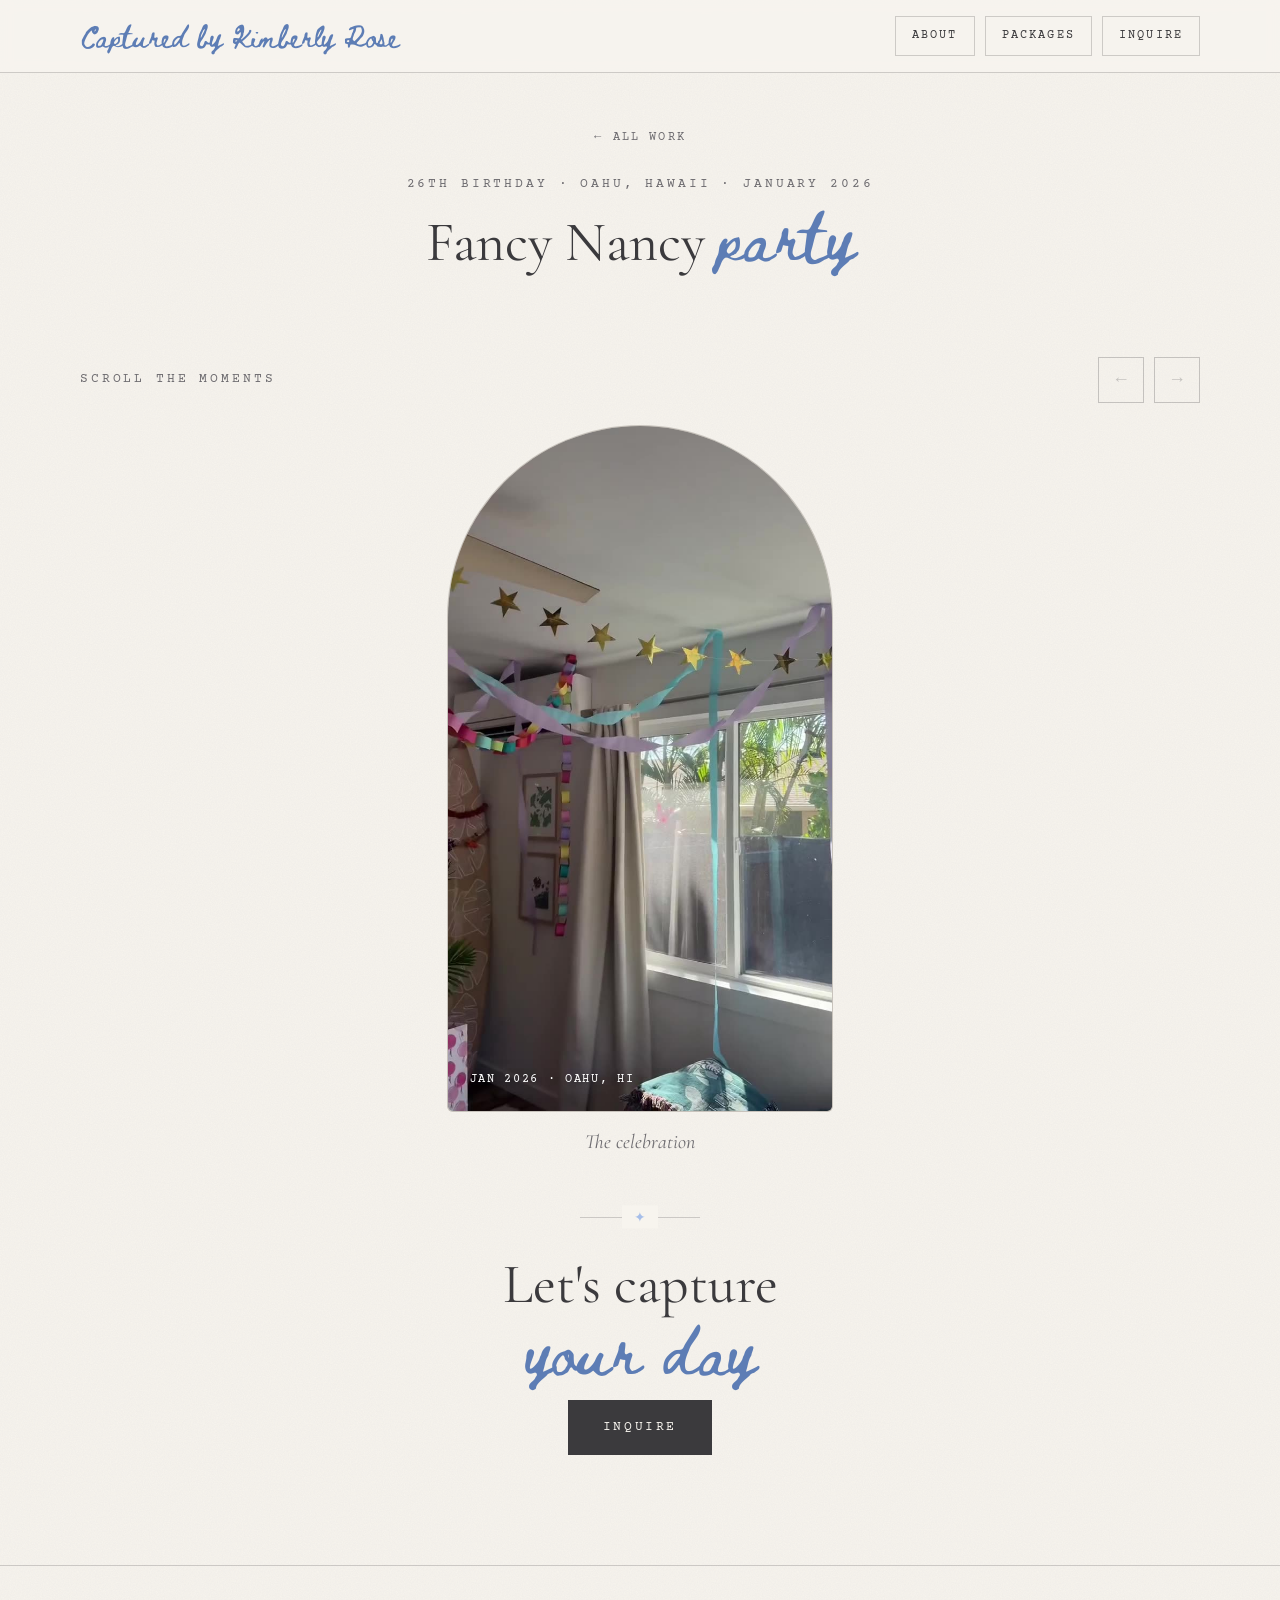
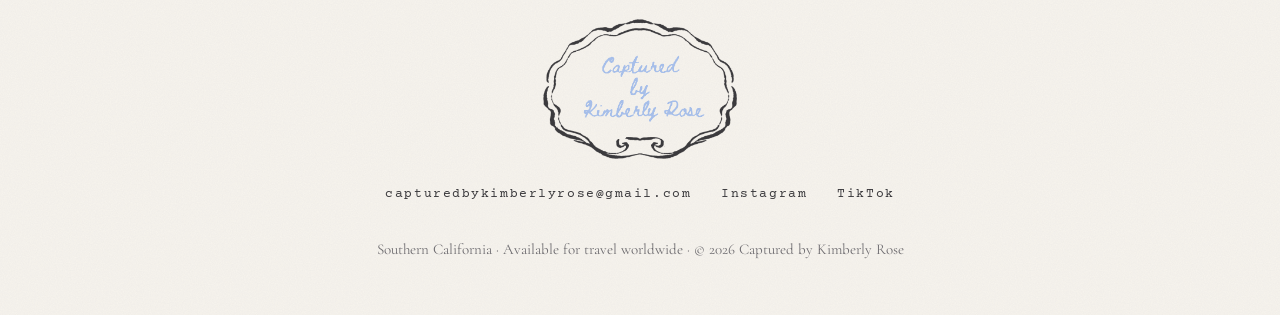
<file: fancy-nancy-party.html>
<!DOCTYPE html>
<html lang="en">
<head>
<meta charset="UTF-8">
<meta name="viewport" content="width=device-width, initial-scale=1">
<title>Fancy Nancy Party, Oahu | Captured by Kimberly Rose</title>
<meta name="description" content="Day-of content from a 26th birthday Fancy Nancy party in Oahu, Hawaii, by Captured by Kimberly Rose.">
<link rel="icon" href="assets/logo.png">
<link rel="preconnect" href="https://fonts.googleapis.com">
<link rel="preconnect" href="https://fonts.gstatic.com" crossorigin>
<link href="https://fonts.googleapis.com/css2?family=Beth+Ellen&family=Cormorant+Garamond:ital,wght@0,400;0,500;1,400&family=Courier+Prime&display=block" rel="stylesheet">
<link rel="stylesheet" href="assets/styles.css">
<script>
  document.documentElement.classList.add('fonts-loading');
  (function () {
    var done = function () { document.documentElement.classList.remove('fonts-loading'); };
    if (document.fonts && document.fonts.load) {
      Promise.all([
        document.fonts.load('400 1em "Beth Ellen"'),
        document.fonts.load('400 1em "Cormorant Garamond"'),
        document.fonts.load('italic 400 1em "Cormorant Garamond"'),
        document.fonts.load('400 1em "Courier Prime"')
      ]).then(done, done);
      setTimeout(done, 2500);
    } else { done(); }
  })();
</script>
</head>
<body>

<header>
  <nav class="wrap">
    <a class="brand" href="index.html">Captured by Kimberly Rose</a>
    <ul class="links">
      <li><a href="index.html#about">About</a></li>
      <li><a href="index.html#packages">Packages</a></li>
      <li><a href="index.html#inquire">Inquire</a></li>
    </ul>
  </nav>
</header>

<main>
  <section class="page-intro">
    <div class="wrap reveal">
      <a class="back-link" href="portfolio.html">&larr; All work</a>
      <p class="eyebrow">26th birthday · Oahu, Hawaii · January 2026</p>
      <h2>Fancy Nancy <span class="script" style="display:inline">party</span></h2>
    </div>
  </section>

  <section style="padding-top: 30px;">
    <div class="wrap strip-head reveal">
      <p class="eyebrow">Scroll the moments</p>
      <div class="strip-arrows">
        <button class="strip-btn" data-dir="-1" aria-label="Scroll left">&larr;</button>
        <button class="strip-btn" data-dir="1" aria-label="Scroll right">&rarr;</button>
      </div>
    </div>
    <div class="wrap reel-strip" id="strip">
      <div class="reel-wrap reveal">
        <div class="reel has-media">
          <video src="assets/fn-party.mp4" poster="assets/fn-party.jpg" autoplay muted loop playsinline preload="metadata" aria-label="Pink Fancy Nancy birthday party with paper chains, flower leis and a 26 cake"></video>
          <div class="overlay"><span>JAN 2026 · OAHU, HI</span></div>
        </div>
        <p class="reel-caption">The celebration</p>
      </div>
    </div>
  </section>

  <section class="cta">
    <div class="wrap reveal">
      <div class="flourish"></div>
      <h2>Let's capture <span class="script">your day</span></h2>
      <a class="btn solid" href="index.html#inquire">Inquire</a>
    </div>
  </section>
</main>

<footer>
  <div class="wrap">
    <img src="assets/logo.png" alt="Captured by Kimberly Rose">
    <div class="contact">
      <a href="mailto:capturedbykimberlyrose@gmail.com">capturedbykimberlyrose@gmail.com</a>
      <a href="https://www.instagram.com/capturedbykimberlyrose/" target="_blank" rel="noopener">Instagram</a>
      <a href="https://www.tiktok.com/@capturedbykimberlyrose" target="_blank" rel="noopener">TikTok</a>
    </div>
    <small>Southern California · Available for travel worldwide · © <span id="yr">2026</span> Captured by Kimberly Rose</small>
  </div>
</footer>

<script>
  if ('scrollRestoration' in history) history.scrollRestoration = 'manual';
  const toTop = () => { if (!location.hash) { window.scrollTo({ top: 0, behavior: 'instant' }); try { document.body.scrollIntoView({ block: 'start', behavior: 'instant' }); } catch (e) {} } };
  toTop(); window.addEventListener('load', toTop); window.addEventListener('pageshow', toTop);
  document.getElementById('yr').textContent = new Date().getFullYear();
  const io = new IntersectionObserver(entries => entries.forEach(e => {
    if (e.isIntersecting) { e.target.classList.add('in'); io.unobserve(e.target); }
  }), { threshold: 0.12 });
  document.querySelectorAll('.reveal').forEach(el => io.observe(el));

  const strip = document.getElementById('strip');
  document.querySelectorAll('.strip-btn').forEach(btn => btn.addEventListener('click', () => {
    const item = strip.querySelector('.reel-wrap');
    const step = item ? item.getBoundingClientRect().width + 28 : 300;
    strip.scrollBy({ left: step * Number(btn.dataset.dir), behavior: 'smooth' });
  }));
  const updateArrows = () => {
    const max = strip.scrollWidth - strip.clientWidth - 2;
    document.querySelector('[data-dir="-1"]').disabled = strip.scrollLeft <= 2;
    document.querySelector('[data-dir="1"]').disabled = strip.scrollLeft >= max;
  };
  strip.addEventListener('scroll', updateArrows, { passive: true });
  window.addEventListener('resize', updateArrows); updateArrows();
</script>
</body>
</html>
</file>
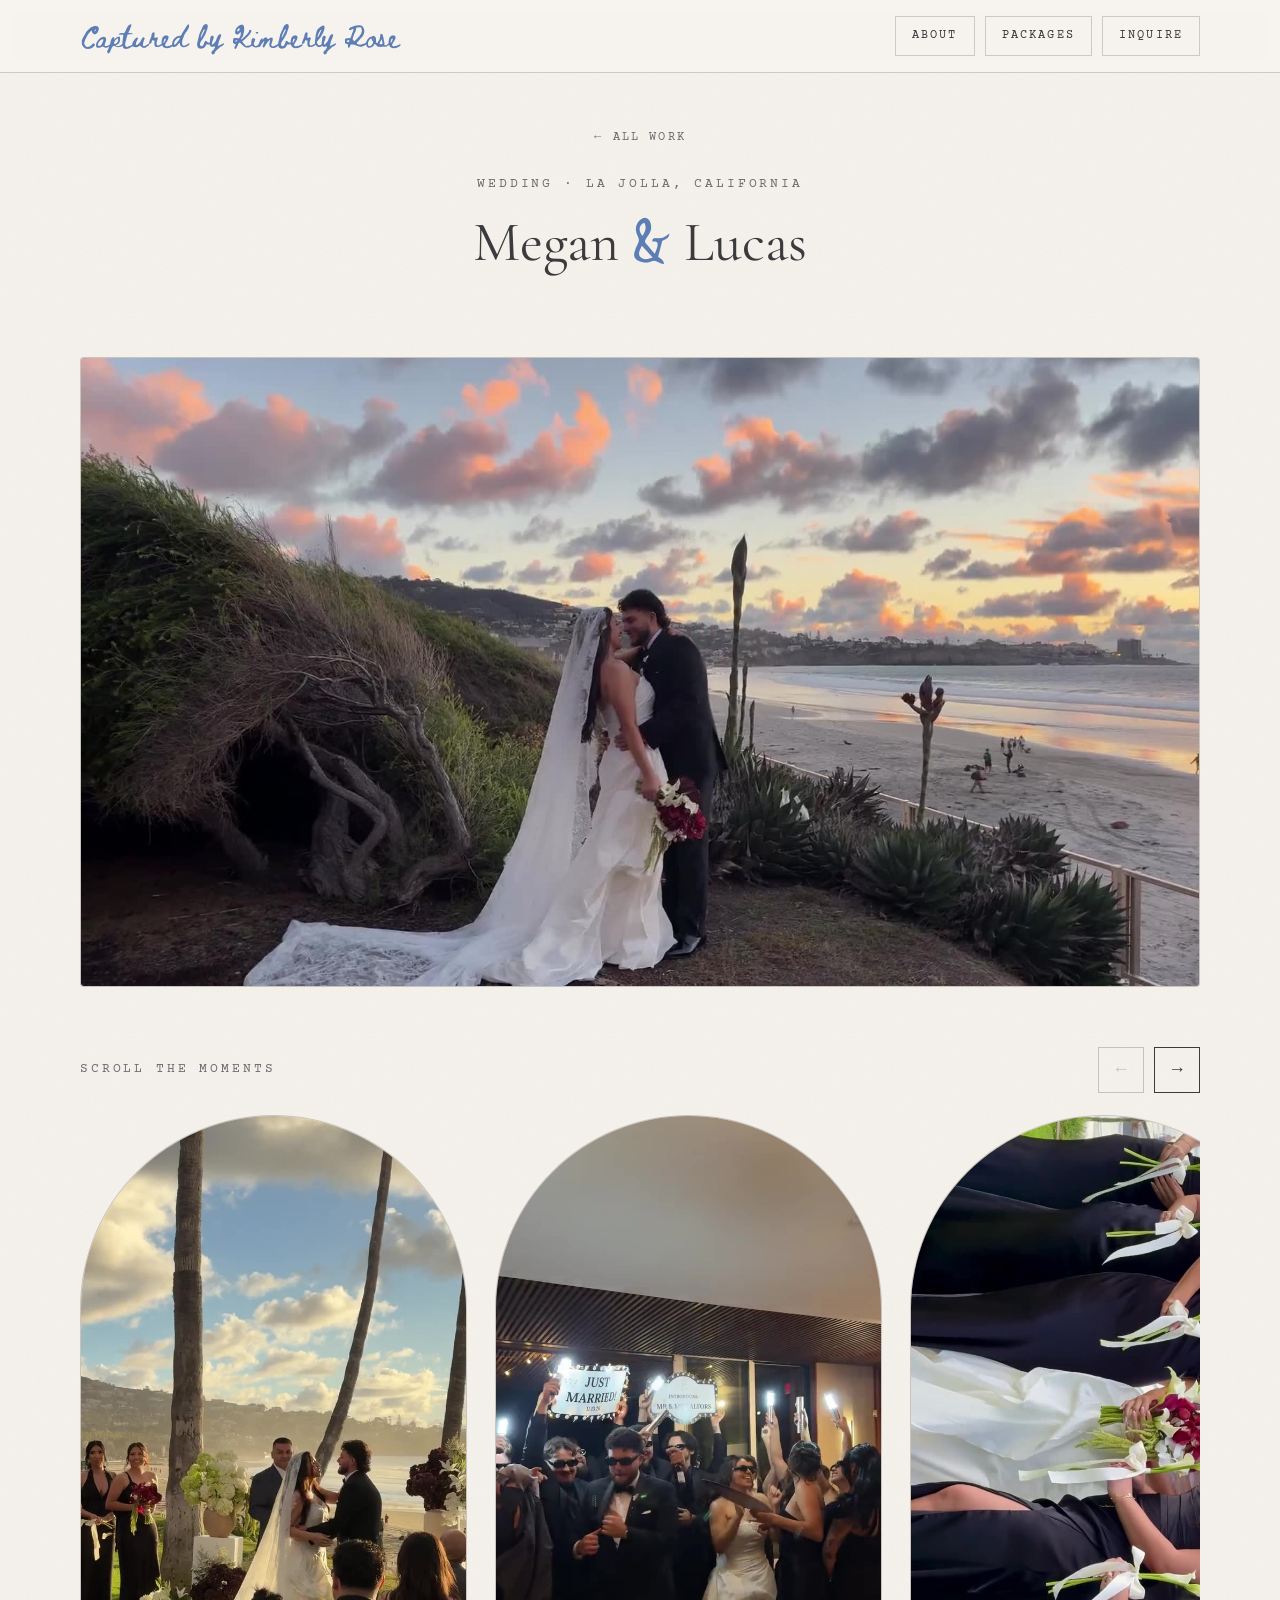
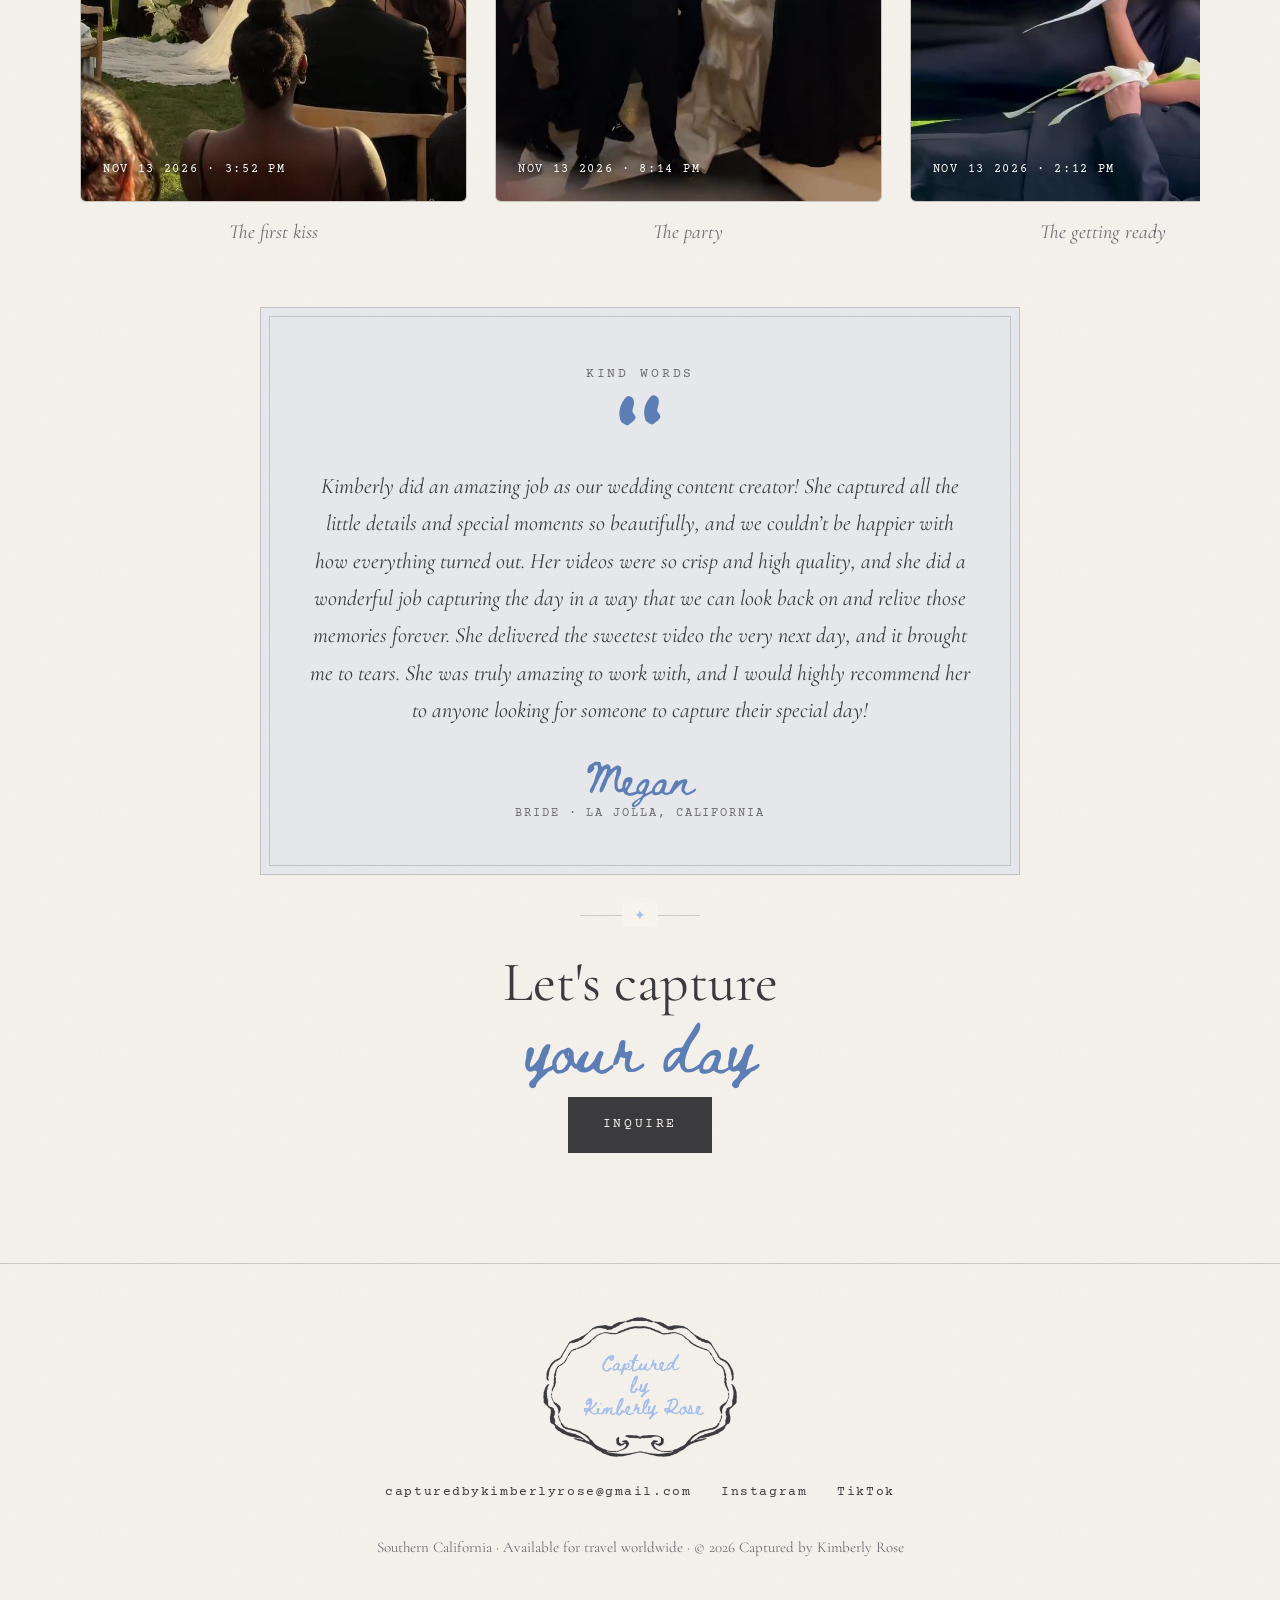
<file: megan-and-lucas.html>
<!DOCTYPE html>
<html lang="en">
<head>
<meta charset="UTF-8">
<meta name="viewport" content="width=device-width, initial-scale=1">
<title>Megan &amp; Lucas, La Jolla Wedding | Captured by Kimberly Rose</title>
<meta name="description" content="Day-of content from Megan and Lucas's wedding in La Jolla, California, by Captured by Kimberly Rose.">
<link rel="icon" href="assets/logo.png">
<link rel="preconnect" href="https://fonts.googleapis.com">
<link rel="preconnect" href="https://fonts.gstatic.com" crossorigin>
<link href="https://fonts.googleapis.com/css2?family=Beth+Ellen&family=Cormorant+Garamond:ital,wght@0,400;0,500;1,400&family=Courier+Prime&display=block" rel="stylesheet">
<link rel="stylesheet" href="assets/styles.css">
<script>
  document.documentElement.classList.add('fonts-loading');
  (function () {
    var done = function () { document.documentElement.classList.remove('fonts-loading'); };
    if (document.fonts && document.fonts.load) {
      Promise.all([
        document.fonts.load('400 1em "Beth Ellen"'),
        document.fonts.load('400 1em "Cormorant Garamond"'),
        document.fonts.load('italic 400 1em "Cormorant Garamond"'),
        document.fonts.load('400 1em "Courier Prime"')
      ]).then(done, done);
      setTimeout(done, 2500);
    } else { done(); }
  })();
</script>
</head>
<body>

<header>
  <nav class="wrap">
    <a class="brand" href="index.html">Captured by Kimberly Rose</a>
    <ul class="links">
      <li><a href="index.html#about">About</a></li>
      <li><a href="index.html#packages">Packages</a></li>
      <li><a href="index.html#inquire">Inquire</a></li>
    </ul>
  </nav>
</header>

<main>
  <section class="page-intro">
    <div class="wrap reveal">
      <a class="back-link" href="portfolio.html">&larr; All work</a>
      <p class="eyebrow">Wedding · La Jolla, California</p>
      <h2>Megan <span class="script" style="display:inline">&amp;</span> Lucas</h2>
    </div>
  </section>

  <section style="padding-top: 30px;">
    <div class="wrap reveal">
      <div class="feature">
        <video src="assets/hero.mp4" poster="assets/hero.jpg" autoplay muted loop playsinline preload="metadata" aria-label="Signed vinyl guest book records and toasts"></video>
      </div>
    </div>

    <div class="wrap strip-head reveal">
      <p class="eyebrow">Scroll the moments</p>
      <div class="strip-arrows">
        <button class="strip-btn" data-dir="-1" aria-label="Scroll left">&larr;</button>
        <button class="strip-btn" data-dir="1" aria-label="Scroll right">&rarr;</button>
      </div>
    </div>
    <div class="wrap reel-strip" id="strip">
      <div class="reel-wrap reveal">
        <div class="reel has-media">
          <video src="assets/ml-aisle-kiss.mp4" poster="assets/ml-aisle-kiss.jpg" autoplay muted loop playsinline preload="metadata" aria-label="Megan and Lucas sharing their first kiss at the altar under palm trees"></video>
          <div class="overlay"><span>NOV 13 2026 · 3:52 PM</span></div>
        </div>
        <p class="reel-caption">The first kiss</p>
      </div>
      <div class="reel-wrap reveal">
        <div class="reel has-media">
          <video src="assets/ml-party.mp4" poster="assets/ml-party.jpg" autoplay muted loop playsinline preload="metadata" aria-label="Guests dancing and holding Just Married signs at the reception"></video>
          <div class="overlay"><span>NOV 13 2026 · 8:14 PM</span></div>
        </div>
        <p class="reel-caption">The party</p>
      </div>
      <div class="reel-wrap reveal">
        <div class="reel has-media">
          <video src="assets/getting-ready.mp4" poster="assets/getting-ready.jpg" autoplay muted loop playsinline preload="metadata" aria-label="Bride and bridesmaids holding calla lily bouquets"></video>
          <div class="overlay"><span>NOV 13 2026 · 2:12 PM</span></div>
        </div>
        <p class="reel-caption">The getting ready</p>
      </div>
      <div class="reel-wrap reveal">
        <div class="reel has-media">
          <video src="assets/ml-ceremony.mp4" poster="assets/ml-ceremony.jpg" autoplay muted loop playsinline preload="metadata" aria-label="Ceremony chairs facing the ocean and pier under palm trees"></video>
          <div class="overlay"><span>NOV 13 2026 · 3:05 PM</span></div>
        </div>
        <p class="reel-caption">The setup</p>
      </div>
      <div class="reel-wrap reveal">
        <div class="reel has-media">
          <video src="assets/vows.mp4" poster="assets/vows.jpg" autoplay muted loop playsinline preload="metadata" aria-label="Newlyweds walking back down the aisle under palm trees"></video>
          <div class="overlay"><span>NOV 13 2026 · 3:55 PM</span></div>
        </div>
        <p class="reel-caption">The vows</p>
      </div>
      <div class="reel-wrap reveal">
        <div class="reel has-media">
          <video src="assets/ml-veil.mp4" poster="assets/ml-veil.jpg" autoplay muted loop playsinline preload="metadata" aria-label="Close-up of the bride's lace cathedral veil"></video>
          <div class="overlay"><span>NOV 13 2026 · 4:20 PM</span></div>
        </div>
        <p class="reel-caption">The veil</p>
      </div>
      <div class="reel-wrap reveal">
        <div class="reel has-media">
          <video src="assets/ml-welcome.mp4" poster="assets/ml-welcome.jpg" autoplay muted loop playsinline preload="metadata" aria-label="Welcome sign with the couple's names beside an umbrella and florals"></video>
          <div class="overlay"><span>NOV 13 2026 · 3:07 PM</span></div>
        </div>
        <p class="reel-caption">The welcome</p>
      </div>
      <div class="reel-wrap reveal">
        <div class="reel has-media">
          <video src="assets/ml-sunset-kiss.mp4" poster="assets/ml-sunset-kiss.jpg" autoplay muted loop playsinline preload="metadata" aria-label="Megan and Lucas kissing at sunset above the beach"></video>
          <div class="overlay"><span>NOV 13 2026 · 4:43 PM</span></div>
        </div>
        <p class="reel-caption">Golden hour</p>
      </div>
      <div class="reel-wrap reveal">
        <div class="reel has-media">
          <video src="assets/ml-table.mp4" poster="assets/ml-table.jpg" autoplay muted loop playsinline preload="metadata" aria-label="Candlelit place setting with a calla lily and printed menu"></video>
          <div class="overlay"><span>NOV 13 2026 · 6:10 PM</span></div>
        </div>
        <p class="reel-caption">The tablescape</p>
      </div>
      <div class="reel-wrap reveal">
        <div class="reel has-media">
          <video src="assets/last-dance.mp4" poster="assets/last-dance.jpg" autoplay muted loop playsinline preload="metadata" aria-label="Candlelit reception tables with the couple's monogram projected on the wall"></video>
          <div class="overlay"><span>NOV 13 2026 · 6:30 PM</span></div>
        </div>
        <p class="reel-caption">The details</p>
      </div>
    </div>
  </section>

  <section class="testimonial-section">
    <div class="wrap testimonial reveal">
      <p class="eyebrow">Kind words</p>
      <span class="quote-mark" aria-hidden="true">&ldquo;</span>
      <blockquote>
        <p>Kimberly did an amazing job as our wedding content creator! She captured all the little details and special moments so beautifully, and we couldn&rsquo;t be happier with how everything turned out. Her videos were so crisp and high quality, and she did a wonderful job capturing the day in a way that we can look back on and relive those memories forever. She delivered the sweetest video the very next day, and it brought me to tears. She was truly amazing to work with, and I would highly recommend her to anyone looking for someone to capture their special day!</p>
      </blockquote>
      <p class="quote-name">Megan</p>
      <p class="quote-meta">Bride · La Jolla, California</p>
    </div>
  </section>

  <section class="cta">
    <div class="wrap reveal">
      <div class="flourish"></div>
      <h2>Let's capture <span class="script">your day</span></h2>
      <a class="btn solid" href="index.html#inquire">Inquire</a>
    </div>
  </section>
</main>

<footer>
  <div class="wrap">
    <img src="assets/logo.png" alt="Captured by Kimberly Rose">
    <div class="contact">
      <a href="mailto:capturedbykimberlyrose@gmail.com">capturedbykimberlyrose@gmail.com</a>
      <a href="https://www.instagram.com/capturedbykimberlyrose/" target="_blank" rel="noopener">Instagram</a>
      <a href="https://www.tiktok.com/@capturedbykimberlyrose" target="_blank" rel="noopener">TikTok</a>
    </div>
    <small>Southern California · Available for travel worldwide · © <span id="yr">2026</span> Captured by Kimberly Rose</small>
  </div>
</footer>

<script>
  if ('scrollRestoration' in history) history.scrollRestoration = 'manual';
  const toTop = () => { if (!location.hash) { window.scrollTo({ top: 0, behavior: 'instant' }); try { document.body.scrollIntoView({ block: 'start', behavior: 'instant' }); } catch (e) {} } };
  toTop(); window.addEventListener('load', toTop); window.addEventListener('pageshow', toTop);
  document.getElementById('yr').textContent = new Date().getFullYear();
  const io = new IntersectionObserver(entries => entries.forEach(e => {
    if (e.isIntersecting) { e.target.classList.add('in'); io.unobserve(e.target); }
  }), { threshold: 0.12 });
  document.querySelectorAll('.reveal').forEach(el => io.observe(el));

  const strip = document.getElementById('strip');
  document.querySelectorAll('.strip-btn').forEach(btn => btn.addEventListener('click', () => {
    const item = strip.querySelector('.reel-wrap');
    const step = item ? item.getBoundingClientRect().width + 28 : 300;
    strip.scrollBy({ left: step * Number(btn.dataset.dir), behavior: 'smooth' });
  }));
  const updateArrows = () => {
    const max = strip.scrollWidth - strip.clientWidth - 2;
    document.querySelector('[data-dir="-1"]').disabled = strip.scrollLeft <= 2;
    document.querySelector('[data-dir="1"]').disabled = strip.scrollLeft >= max;
  };
  strip.addEventListener('scroll', updateArrows, { passive: true });
  window.addEventListener('resize', updateArrows); updateArrows();
</script>
</body>
</html>
</file>
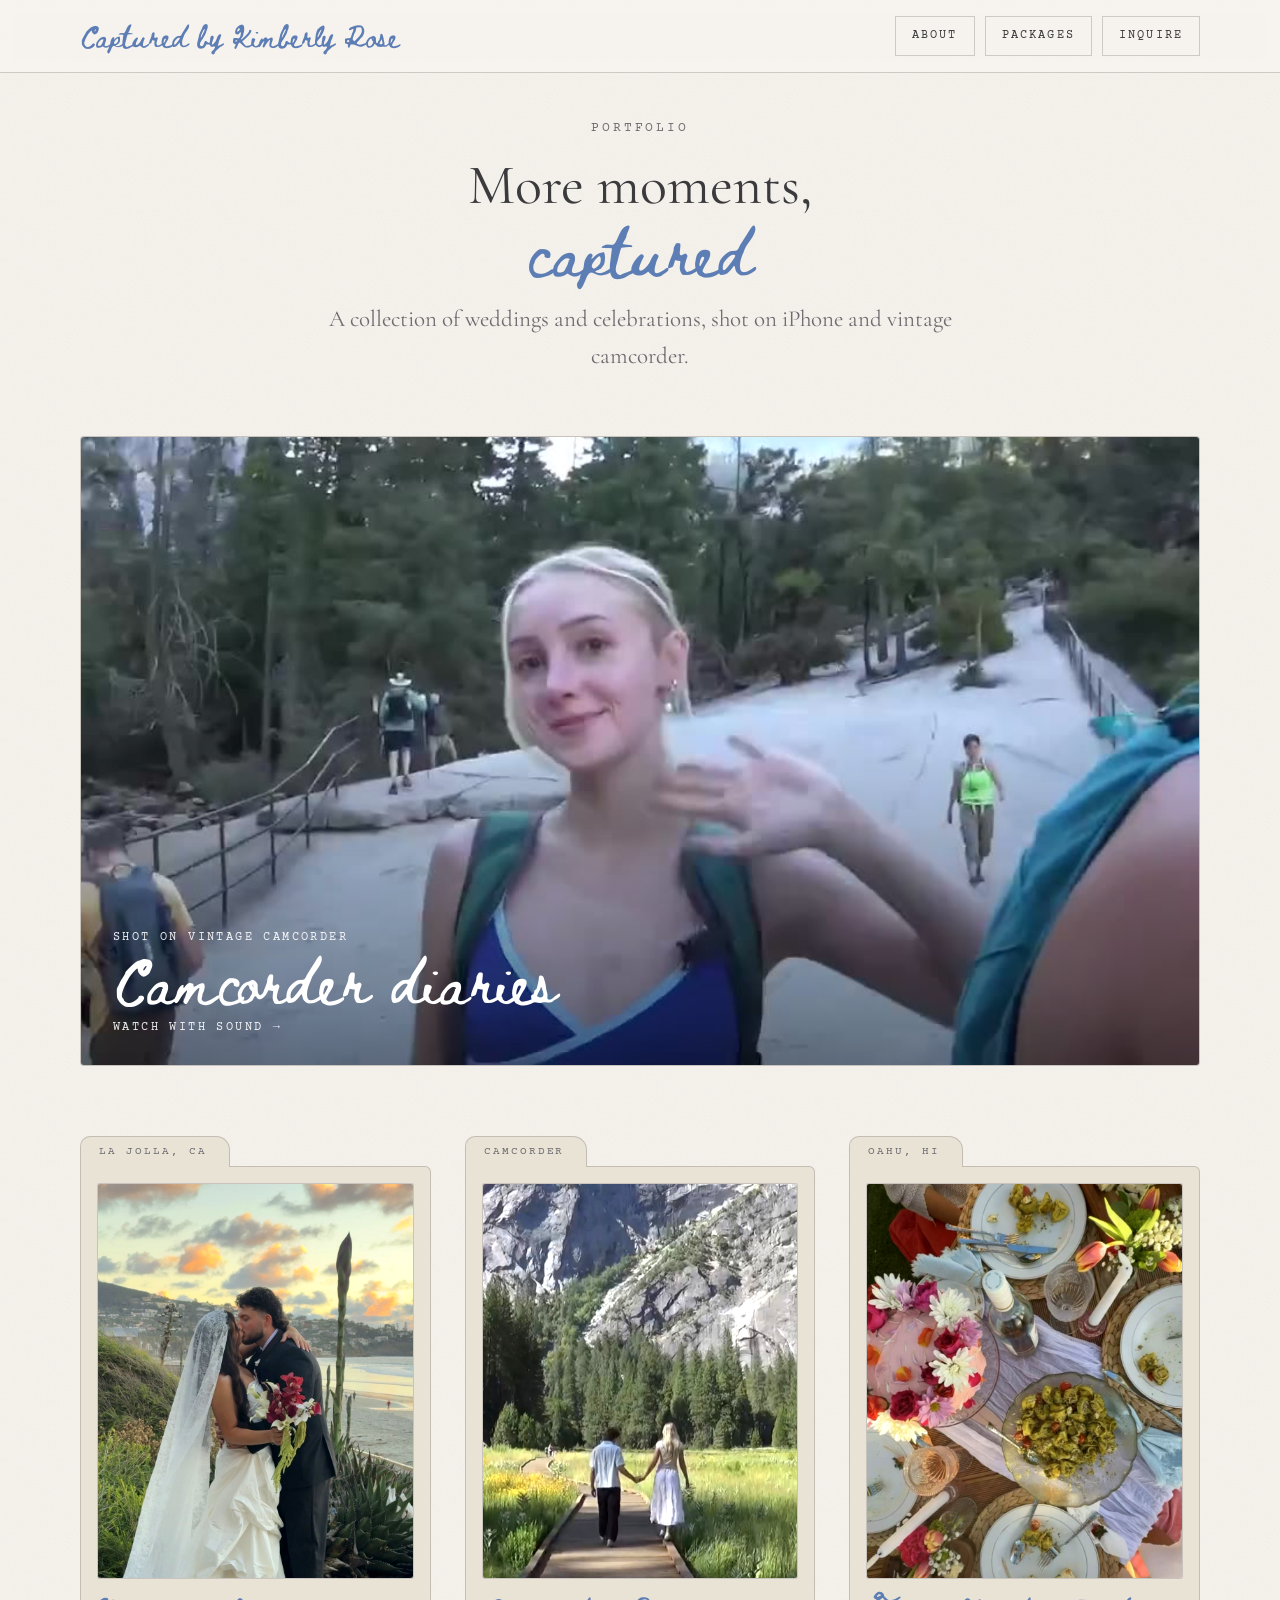
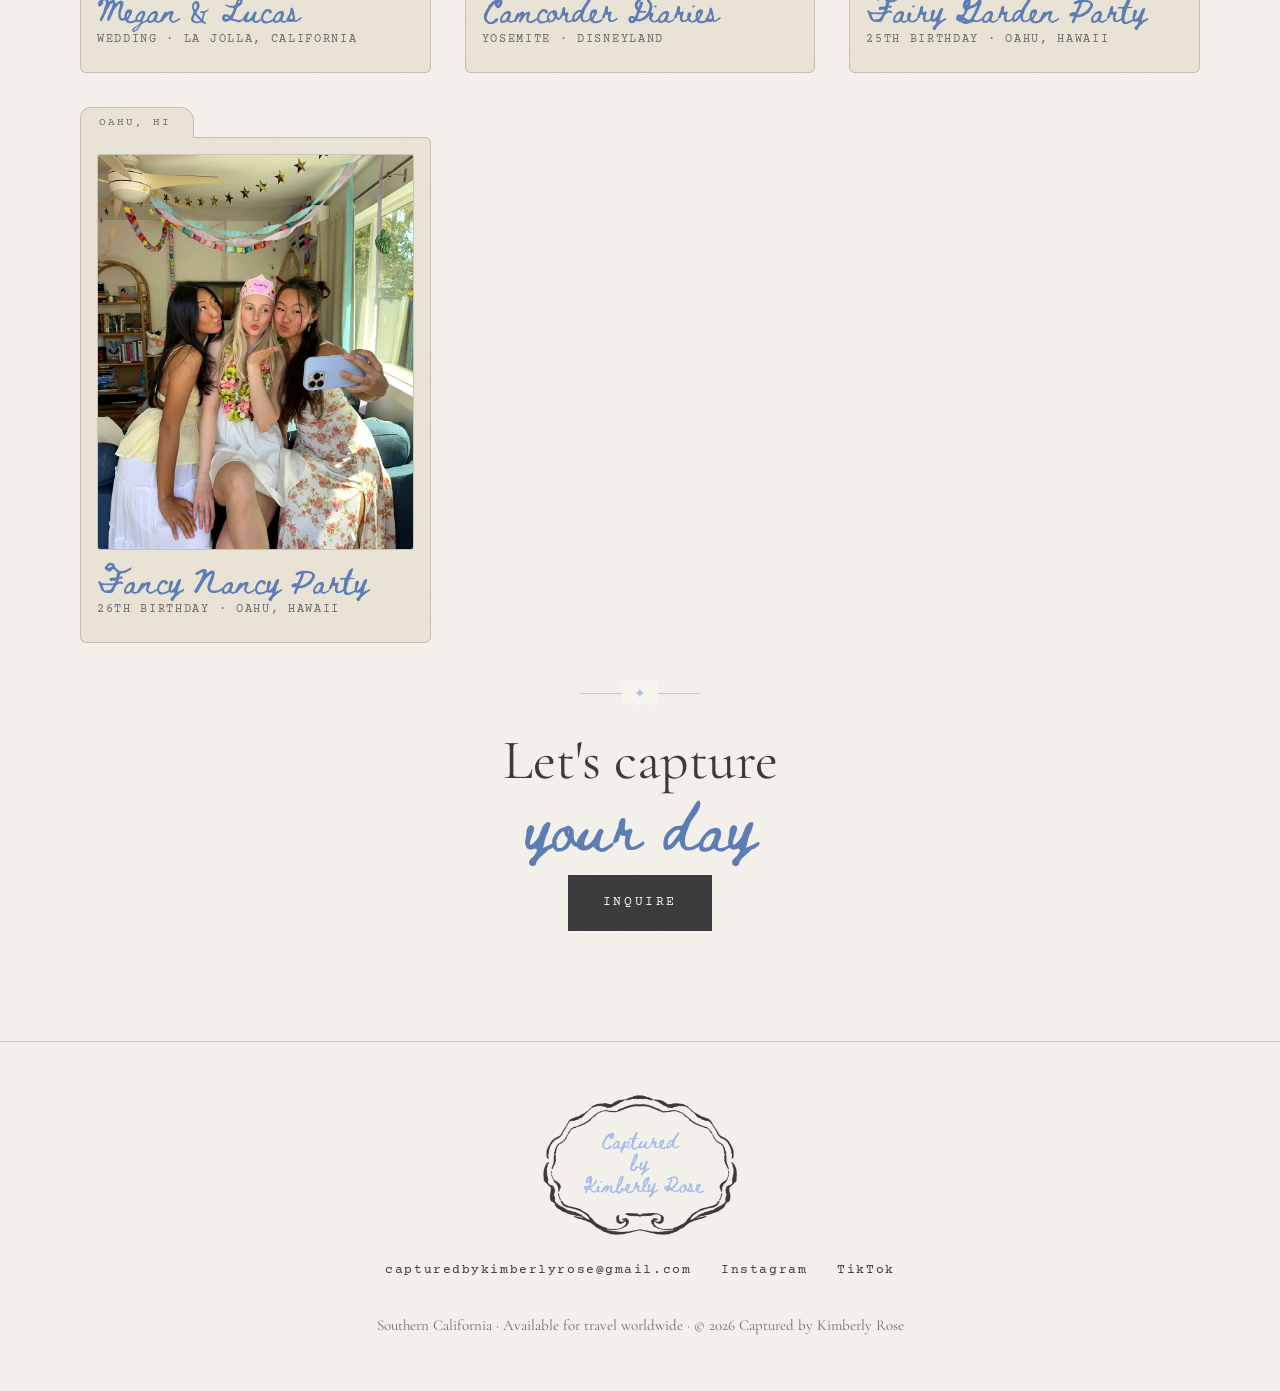
<file: portfolio.html>
<!DOCTYPE html>
<html lang="en">
<head>
<meta charset="UTF-8">
<meta name="viewport" content="width=device-width, initial-scale=1">
<title>Portfolio | Captured by Kimberly Rose</title>
<meta name="description" content="More day-of content from Captured by Kimberly Rose: weddings and celebrations on iPhone and vintage camcorder.">
<link rel="icon" href="assets/logo.png">
<link rel="preconnect" href="https://fonts.googleapis.com">
<link rel="preconnect" href="https://fonts.gstatic.com" crossorigin>
<link href="https://fonts.googleapis.com/css2?family=Beth+Ellen&family=Cormorant+Garamond:ital,wght@0,400;0,500;1,400&family=Courier+Prime&display=block" rel="stylesheet">
<link rel="stylesheet" href="assets/styles.css">
<script>
  document.documentElement.classList.add('fonts-loading');
  (function () {
    var done = function () { document.documentElement.classList.remove('fonts-loading'); };
    if (document.fonts && document.fonts.load) {
      Promise.all([
        document.fonts.load('400 1em "Beth Ellen"'),
        document.fonts.load('400 1em "Cormorant Garamond"'),
        document.fonts.load('italic 400 1em "Cormorant Garamond"'),
        document.fonts.load('400 1em "Courier Prime"')
      ]).then(done, done);
      setTimeout(done, 2500);
    } else { done(); }
  })();
</script>
</head>
<body>

<header>
  <nav class="wrap">
    <a class="brand" href="index.html">Captured by Kimberly Rose</a>
    <ul class="links">
      <li><a href="index.html#about">About</a></li>
      <li><a href="index.html#packages">Packages</a></li>
      <li><a href="index.html#inquire">Inquire</a></li>
    </ul>
  </nav>
</header>

<main>
  <section class="page-intro">
    <div class="wrap reveal">
      <p class="eyebrow">Portfolio</p>
      <h2>More moments, <span class="script">captured</span></h2>
      <p class="lede" style="margin: 0 auto;">A collection of weddings and celebrations, shot on iPhone and vintage camcorder.</p>
    </div>
  </section>

  <section style="padding-top: 30px;">
    <div class="wrap reveal">
      <a class="feature feature-link" href="camcorder-diaries.html">
        <video src="assets/cc-highlight.mp4" poster="assets/cc-highlight.jpg" autoplay muted loop playsinline preload="metadata" aria-label="Vintage camcorder footage from a Yosemite trip"></video>
        <span class="feature-label"><span class="feature-eyebrow">Shot on vintage camcorder</span><span class="feature-title">Camcorder diaries</span><span class="feature-cta">Watch with sound &rarr;</span></span>
      </a>
    </div>

    <div class="wrap folders">
      <a class="folder reveal" href="megan-and-lucas.html">
        <span class="folder-tab">La Jolla, CA</span>
        <span class="folder-body">
          <span class="folder-cover"><img src="assets/megan-lucas-cover.jpg" alt="Megan and Lucas sharing a kiss at sunset above La Jolla Shores" loading="lazy" style="object-position: 50% 58%;"></span>
          <span class="folder-title">Megan &amp; Lucas</span>
          <span class="folder-meta">Wedding · La Jolla, California</span>
        </span>
      </a>
      <a class="folder reveal" href="camcorder-diaries.html">
        <span class="folder-tab">Camcorder</span>
        <span class="folder-body">
          <span class="folder-cover"><img src="assets/cc-cover.jpg" alt="Couple walking hand in hand on a boardwalk through a Yosemite meadow" loading="lazy"></span>
          <span class="folder-title">Camcorder Diaries</span>
          <span class="folder-meta">Yosemite · Disneyland</span>
        </span>
      </a>
      <a class="folder reveal" href="fairy-garden-party.html">
        <span class="folder-tab">Oahu, HI</span>
        <span class="folder-body">
          <span class="folder-cover"><img src="assets/fg-cover.jpg" alt="Overhead view of a fairy garden birthday table with a floral cake, pasta and candles" loading="lazy"></span>
          <span class="folder-title">Fairy Garden Party</span>
          <span class="folder-meta">25th birthday · Oahu, Hawaii</span>
        </span>
      </a>
      <a class="folder reveal" href="fancy-nancy-party.html">
        <span class="folder-tab">Oahu, HI</span>
        <span class="folder-body">
          <span class="folder-cover"><img src="assets/fn-cover.jpg" alt="Birthday girl in a paper crown and flower lei blowing kisses with two friends" loading="lazy"></span>
          <span class="folder-title">Fancy Nancy Party</span>
          <span class="folder-meta">26th birthday · Oahu, Hawaii</span>
        </span>
      </a>
    </div>
  </section>

  <section class="cta">
    <div class="wrap reveal">
      <div class="flourish"></div>
      <h2>Let's capture <span class="script">your day</span></h2>
      <a class="btn solid" href="index.html#inquire">Inquire</a>
    </div>
  </section>
</main>

<footer>
  <div class="wrap">
    <img src="assets/logo.png" alt="Captured by Kimberly Rose">
    <div class="contact">
      <a href="mailto:capturedbykimberlyrose@gmail.com">capturedbykimberlyrose@gmail.com</a>
      <a href="https://www.instagram.com/capturedbykimberlyrose/" target="_blank" rel="noopener">Instagram</a>
      <a href="https://www.tiktok.com/@capturedbykimberlyrose" target="_blank" rel="noopener">TikTok</a>
    </div>
    <small>Southern California · Available for travel worldwide · © <span id="yr">2026</span> Captured by Kimberly Rose</small>
  </div>
</footer>

<script>
  if ('scrollRestoration' in history) history.scrollRestoration = 'manual';
  const toTop = () => { if (!location.hash) { window.scrollTo({ top: 0, behavior: 'instant' }); try { document.body.scrollIntoView({ block: 'start', behavior: 'instant' }); } catch (e) {} } };
  toTop(); window.addEventListener('load', toTop); window.addEventListener('pageshow', toTop);
  document.getElementById('yr').textContent = new Date().getFullYear();
  const io = new IntersectionObserver(entries => entries.forEach(e => {
    if (e.isIntersecting) { e.target.classList.add('in'); io.unobserve(e.target); }
  }), { threshold: 0.12 });
  document.querySelectorAll('.reveal').forEach(el => io.observe(el));
</script>
</body>
</html>
</file>
<file: assets/styles.css>
:root {
  --paper: #F7F4EE;
  --paper-deep: #EFEAE0;
  --blue: #A6BEE9;
  --blue-ink: #5D7DB5;
  --charcoal: #3B3A3D;
  --muted: #6E6C70;
  --line: rgba(59, 58, 61, 0.22);
  --script: 'Beth Ellen', cursive;
  --serif: 'Cormorant Garamond', Georgia, serif;
  --mono: 'Courier Prime', 'Courier New', monospace;
}
* { box-sizing: border-box; margin: 0; padding: 0; }
html { scroll-behavior: smooth; }
body {
  font-family: var(--serif);
  font-size: 20px;
  line-height: 1.65;
  color: var(--charcoal);
  background-color: var(--paper);
  background-image: url("data:image/svg+xml,%3Csvg xmlns='http://www.w3.org/2000/svg' width='240' height='240'%3E%3Cfilter id='n'%3E%3CfeTurbulence type='fractalNoise' baseFrequency='0.85' numOctaves='3' stitchTiles='stitch'/%3E%3CfeColorMatrix values='0 0 0 0 0.23 0 0 0 0 0.22 0 0 0 0 0.2 0 0 0 0.06 0'/%3E%3C/filter%3E%3Crect width='100%25' height='100%25' filter='url(%23n)'/%3E%3C/svg%3E");
}
img { max-width: 100%; display: block; }
a { color: inherit; }
.wrap { width: min(1120px, 90vw); margin: 0 auto; }
section { padding: 110px 0; }

.script { font-family: var(--script); color: var(--blue-ink); font-weight: 400; }
.eyebrow { font-family: var(--mono); font-size: 13px; letter-spacing: 0.22em; text-transform: uppercase; color: var(--muted); }
h2 { font-weight: 400; font-size: clamp(38px, 5vw, 56px); line-height: 1.15; margin: 14px 0 22px; }
h2 .script { font-size: 0.85em; display: block; margin-top: 6px; }
h3 { font-weight: 500; font-size: 28px; line-height: 1.25; }
.lede { font-size: 23px; color: var(--muted); max-width: 640px; }
.center { text-align: center; }
.center .lede { margin: 0 auto; }
.flourish { width: 120px; height: 1px; background: var(--line); margin: 34px auto; position: relative; }
.flourish::after { content: '✦'; position: absolute; left: 50%; top: 50%; transform: translate(-50%, -54%); background: var(--paper); padding: 0 12px; color: var(--blue); font-size: 14px; }

.btn {
  display: inline-block; font-family: var(--mono); font-size: 13px; letter-spacing: 0.2em; text-transform: uppercase;
  text-decoration: none; padding: 16px 34px; border: 1px solid var(--charcoal); color: var(--charcoal);
  background: transparent; cursor: pointer; transition: background .25s, color .25s;
}
.btn:hover { background: var(--charcoal); color: var(--paper); }
.btn.solid { background: var(--charcoal); color: var(--paper); }
.btn.solid:hover { background: var(--blue-ink); border-color: var(--blue-ink); }

/* nav */
header { position: sticky; top: 0; z-index: 20; background: rgba(247, 244, 238, 0.92); backdrop-filter: blur(6px); border-bottom: 1px solid var(--line); }
nav { display: flex; align-items: center; justify-content: space-between; height: 72px; }
.brand { font-family: var(--script); font-size: 22px; color: var(--blue-ink); text-decoration: none; white-space: nowrap; }
.links { display: flex; gap: 10px; list-style: none; }
.links a { display: inline-block; font-family: var(--mono); font-size: 12px; letter-spacing: 0.18em; text-transform: uppercase; text-decoration: none; padding: 9px 16px; border: 1px solid var(--line); transition: border-color .2s, color .2s, background .2s; }
.links a:hover { color: var(--blue-ink); border-color: var(--blue-ink); background: rgba(255,255,255,0.5); }

/* hero */
.hero { padding: 0; position: relative; height: min(64vh, 580px); min-height: 440px; display: flex; align-items: center; justify-content: center; text-align: center; overflow: hidden; }
.hero-media { position: absolute; inset: 0; background: #8F8A84; }
.hero-media video, .hero-media img { width: 100%; height: 100%; object-fit: cover; }
.hero-media::after { content: ''; position: absolute; inset: 0; background: rgba(34, 32, 34, 0.48); }
.hero-placeholder { position: absolute; left: 0; right: 0; bottom: 24px; text-align: center; font-family: var(--mono); font-size: 12px; letter-spacing: .18em; text-transform: uppercase; color: rgba(255,255,255,0.55); z-index: 1; }
.hero-copy { position: relative; z-index: 2; color: #fff; }
.hero-script { font-family: var(--script); font-size: clamp(26px, 3.4vw, 42px); line-height: 1.3; white-space: nowrap; margin-bottom: 18px; text-shadow: 0 1px 12px rgba(0,0,0,0.18); }
.hero p.tag { font-size: clamp(21px, 2.4vw, 27px); font-style: italic; max-width: 640px; margin: 0 auto 36px; color: #fff; text-shadow: 0 1px 10px rgba(0,0,0,0.35); }
.btn.light { border-color: #fff; color: #fff; background: rgba(0,0,0,0.12); }
.btn.light:hover { background: #fff; color: var(--charcoal); }

/* two cameras */
.two { display: grid; grid-template-columns: 1fr 1fr; gap: 64px; margin-top: 60px; }
.cam { padding: 46px 40px; border: 1px solid var(--line); position: relative; background: rgba(255,255,255,0.35); }
.cam::before { content: ''; position: absolute; inset: 8px; border: 1px solid var(--line); pointer-events: none; }
.cam .label { font-family: var(--mono); font-size: 12px; letter-spacing: .2em; text-transform: uppercase; color: var(--blue-ink); }
.cam h3 { margin: 10px 0 14px; }
.cam p { color: var(--muted); }

/* reels */
.reels { display: grid; grid-template-columns: repeat(3, 1fr); gap: 34px; margin-top: 60px; }
.reel { aspect-ratio: 9 / 16; border-radius: 200px 200px 6px 6px; overflow: hidden; position: relative; background: var(--paper-deep); border: 1px solid var(--line); }
.reel video, .reel img { width: 100%; height: 100%; object-fit: cover; }
.reel .overlay { position: absolute; inset: 0; padding: 22px; display: flex; flex-direction: column; justify-content: flex-end; font-family: var(--mono); font-size: 12px; letter-spacing: .14em; color: var(--charcoal); pointer-events: none; }
.reel .overlay .top { display: flex; justify-content: space-between; padding: 54px 10px 0; }
.reel .placeholder { position: absolute; inset: 0; display: flex; align-items: center; justify-content: center; text-align: center; font-family: var(--script); font-size: 26px; color: var(--blue-ink); padding: 30px; }
.reel.has-media .overlay { color: #fff; text-shadow: 0 1px 6px rgba(0,0,0,0.45); }
.reel-caption { text-align: center; margin-top: 14px; font-style: italic; color: var(--muted); }

/* packages */
.packages { background: rgba(166, 190, 233, 0.24); border-top: 1px solid var(--line); border-bottom: 1px solid var(--line); }
.tiers { display: grid; grid-template-columns: repeat(3, 1fr); gap: 14px; margin-top: 64px; align-items: stretch; }
.tier {
  --lace: #FBF9F5; --hole: #CBD6EA;
  background: var(--lace); padding: 58px 40px 48px; text-align: center; position: relative; margin: 18px;
  display: flex; flex-direction: column; isolation: isolate;
}
.tier::before {
  content: ''; position: absolute; inset: -18px; z-index: -1;
  background:
    radial-gradient(circle at 15px 15px, var(--hole) 0 3px, var(--lace) 3.6px 14px, transparent 14.6px),
    radial-gradient(circle at calc(100% - 15px) 15px, var(--hole) 0 3px, var(--lace) 3.6px 14px, transparent 14.6px),
    radial-gradient(circle at 15px calc(100% - 15px), var(--hole) 0 3px, var(--lace) 3.6px 14px, transparent 14.6px),
    radial-gradient(circle at calc(100% - 15px) calc(100% - 15px), var(--hole) 0 3px, var(--lace) 3.6px 14px, transparent 14.6px),
    radial-gradient(circle at 50% 100%, var(--hole) 0 2.4px, var(--lace) 3px 10px, transparent 10.6px) 50% 0 / 24px 18px repeat-x,
    radial-gradient(circle at 50% 0, var(--hole) 0 2.4px, var(--lace) 3px 10px, transparent 10.6px) 50% 100% / 24px 18px repeat-x,
    radial-gradient(circle at 100% 50%, var(--hole) 0 2.4px, var(--lace) 3px 10px, transparent 10.6px) 0 50% / 18px 24px repeat-y,
    radial-gradient(circle at 0 50%, var(--hole) 0 2.4px, var(--lace) 3px 10px, transparent 10.6px) 100% 50% / 18px 24px repeat-y;
}
.tier::after {
  content: ''; position: absolute; inset: 9px; pointer-events: none;
  background:
    radial-gradient(circle, var(--hole) 0 1.6px, transparent 2.2px) 0 0 / 12px 12px repeat-x,
    radial-gradient(circle, var(--hole) 0 1.6px, transparent 2.2px) 0 100% / 12px 12px repeat-x,
    radial-gradient(circle, var(--hole) 0 1.6px, transparent 2.2px) 0 0 / 12px 12px repeat-y,
    radial-gradient(circle, var(--hole) 0 1.6px, transparent 2.2px) 100% 0 / 12px 12px repeat-y;
  outline: 1px solid rgba(93, 125, 181, 0.22); outline-offset: -14px;
}
.tier .level { font-family: var(--mono); font-size: 12px; letter-spacing: .22em; text-transform: uppercase; color: var(--muted); margin-top: 8px; }
.tier .name { font-family: var(--script); font-size: 30px; color: var(--blue-ink); line-height: 1.35; margin: 6px 0 6px; min-height: 82px; display: flex; align-items: center; justify-content: center; }
.tier .price { font-size: 52px; font-weight: 400; line-height: 1; margin: 8px 0 24px; }
.tier ul { list-style: none; text-align: left; margin: 0 auto 30px; flex: 1; }
.tier li { padding: 11px 0 11px 26px; border-top: 1px solid var(--line); position: relative; font-size: 19px; }
.tier li::before { content: '✧'; position: absolute; left: 0; color: var(--blue-ink); font-size: 14px; top: 13px; }
.tier.featured::after { outline-color: var(--blue-ink); }
.tier .ribbon { font-family: var(--mono); font-size: 11px; letter-spacing: .2em; text-transform: uppercase; color: var(--blue-ink); }
.note { text-align: center; margin-top: 38px; font-style: italic; color: var(--muted); }

/* add-ons + details */
.details { display: grid; grid-template-columns: 1fr 1fr; gap: 70px; }
.list-row { display: flex; justify-content: space-between; gap: 20px; padding: 16px 0; border-bottom: 1px solid var(--line); }
.list-row span:last-child { font-family: var(--mono); font-size: 16px; white-space: nowrap; color: var(--blue-ink); }
.policy { padding: 16px 0; border-bottom: 1px solid var(--line); }
.policy strong { font-weight: 500; display: block; }
.policy span { color: var(--muted); }

/* events */
.events { display: flex; flex-wrap: wrap; justify-content: center; gap: 14px; margin-top: 40px; }
.events span { border: 1px solid var(--line); border-radius: 40px; padding: 8px 22px; font-style: italic; background: rgba(255,255,255,0.4); }

/* about */
.about { display: grid; grid-template-columns: 0.9fr 1.1fr; gap: 80px; align-items: center; }
.portrait { aspect-ratio: 4 / 5; border-radius: 260px 260px 4px 4px; overflow: hidden; border: 1px solid var(--line); background: var(--paper-deep); position: relative; }
.portrait img { width: 100%; height: 100%; object-fit: cover; object-position: 50% 30%; }
.portrait .placeholder { position: absolute; inset: 0; display: flex; align-items: center; justify-content: center; font-family: var(--script); font-size: 28px; color: var(--blue-ink); }
.about p + p { margin-top: 18px; }
.signoff { font-family: var(--script); font-size: 34px; color: var(--blue-ink); margin-top: 26px; }

/* faq */
.faq { max-width: 780px; margin: 50px auto 0; }
details { border-bottom: 1px solid var(--line); padding: 22px 0; }
summary { cursor: pointer; font-size: 24px; list-style: none; display: flex; justify-content: space-between; gap: 20px; }
summary::-webkit-details-marker { display: none; }
summary::after { content: '+'; font-family: var(--mono); color: var(--blue-ink); }
details[open] summary::after { content: '–'; }
details p { color: var(--muted); margin-top: 12px; }

/* form */
.inquire { background: rgba(166, 190, 233, 0.24); border-top: 1px solid var(--line); }
#inquiry-form { max-width: 820px; margin: 56px auto 0; display: grid; grid-template-columns: 1fr 1fr; gap: 26px 30px; }
.field { display: flex; flex-direction: column; gap: 8px; }
.field.full { grid-column: 1 / -1; }
label { font-family: var(--mono); font-size: 12px; letter-spacing: .18em; text-transform: uppercase; color: var(--muted); }
input, select, textarea {
  font-family: var(--serif); font-size: 20px; color: var(--charcoal); background: rgba(255,255,255,0.65);
  border: 1px solid var(--line); border-radius: 2px; padding: 12px 14px; width: 100%;
}
input:focus, select:focus, textarea:focus { outline: none; border-color: var(--blue-ink); background: #fff; }
textarea { min-height: 150px; resize: vertical; }
.form-foot { grid-column: 1 / -1; text-align: center; margin-top: 8px; }
.form-msg { grid-column: 1 / -1; text-align: center; font-style: italic; min-height: 1.6em; }
.form-msg.ok { color: var(--blue-ink); font-family: var(--script); font-size: 28px; }
.form-msg.err { color: #A2463E; }
.hp { position: absolute; left: -9999px; }

footer { padding: 70px 0 50px; text-align: center; border-top: 1px solid var(--line); }
footer img { width: 200px; margin: 0 auto 22px; }
footer .contact { display: flex; justify-content: center; flex-wrap: wrap; gap: 30px; font-family: var(--mono); font-size: 13px; letter-spacing: .12em; margin-bottom: 26px; }
footer .contact a { text-decoration: none; }
footer .contact a:hover { color: var(--blue-ink); }
footer small { color: var(--muted); font-size: 15px; }

.reveal { opacity: 0; transform: translateY(18px); transition: opacity .9s ease, transform .9s ease; }
.reveal.in { opacity: 1; transform: none; }

@media (max-width: 900px) {
  section { padding: 80px 0; }
  .hero-script { white-space: normal; }
  nav { height: auto; flex-direction: column; gap: 10px; padding: 14px 0; }
  .links { gap: 8px; }
  .links a { font-size: 11px; padding: 8px 12px; letter-spacing: .14em; }
  .two, .tiers, .details, .about { grid-template-columns: 1fr; gap: 40px; }
  .reels { grid-template-columns: repeat(3, 72vw); overflow-x: auto; scroll-snap-type: x mandatory; padding-bottom: 10px; gap: 18px; }
  .reel-wrap { scroll-snap-align: center; }
  .about { gap: 50px; }
  .portrait { max-width: 420px; margin: 0 auto; width: 100%; }
  #inquiry-form { grid-template-columns: 1fr; }
  .tier .name { min-height: 0; }
}
@media (prefers-reduced-motion: reduce) { .reveal { opacity: 1; transform: none; transition: none; } }

/* portfolio */
.more-link { text-align: center; margin-top: 46px; }
.page-intro { padding: 90px 0 30px; text-align: center; }
.feature { aspect-ratio: 16 / 9; overflow: hidden; border: 1px solid var(--line); background: var(--paper-deep); border-radius: 4px; }
.feature video { width: 100%; height: 100%; object-fit: cover; display: block; }
.portfolio-grid { display: grid; grid-template-columns: repeat(3, 1fr); gap: 34px; margin-top: 60px; }
.cta { text-align: center; padding: 30px 0 110px; }
@media (max-width: 900px) {
  .portfolio-grid { grid-template-columns: repeat(2, 1fr); gap: 18px; }
}

/* event folders */
.folders { display: grid; grid-template-columns: repeat(3, 1fr); gap: 34px; margin-top: 70px; }
.folder { display: block; text-decoration: none; color: inherit; position: relative; padding-top: 30px; }
.folder-tab {
  position: absolute; top: 0; left: 0; height: 31px; padding: 6px 22px 0 18px;
  background: #E9E3D6; border: 1px solid var(--line); border-bottom: 0; border-radius: 10px 14px 0 0;
  font-family: var(--mono); font-size: 11px; letter-spacing: .18em; text-transform: uppercase; color: var(--muted);
}
.folder-body {
  display: block; background: #E9E3D6; border: 1px solid var(--line); border-radius: 0 6px 6px 6px;
  padding: 16px 16px 22px; transition: transform .35s ease, box-shadow .35s ease;
}
.folder:not(.empty):hover .folder-body { transform: translateY(-4px); box-shadow: 0 10px 24px rgba(59, 58, 61, 0.12); }
.folder-cover { display: block; aspect-ratio: 4 / 5; overflow: hidden; border-radius: 3px; background: var(--paper-deep); position: relative; border: 1px solid var(--line); }
.folder-cover img { width: 100%; height: 100%; object-fit: cover; transition: transform .6s ease; }
.folder:not(.empty):hover .folder-cover img { transform: scale(1.03); }
.folder-cover .placeholder { position: absolute; inset: 0; display: flex; align-items: center; justify-content: center; font-family: var(--script); font-size: 22px; color: var(--blue-ink); }
.folder-title { display: block; font-family: var(--script); font-size: 30px; color: var(--blue-ink); margin-top: 16px; line-height: 1.3; }
.folder-meta { display: block; font-family: var(--mono); font-size: 12px; letter-spacing: .14em; text-transform: uppercase; color: var(--muted); margin-top: 4px; }
.folder.empty { opacity: 0.6; }
.back-link { display: inline-block; font-family: var(--mono); font-size: 12px; letter-spacing: .18em; text-transform: uppercase; text-decoration: none; color: var(--muted); margin-bottom: 26px; }
.back-link:hover { color: var(--blue-ink); }
@media (max-width: 900px) {
  .folders { grid-template-columns: 1fr; max-width: 420px; margin-left: auto; margin-right: auto; }
}

/* horizontal scrolling strip on event pages */
.strip-head { display: flex; justify-content: space-between; align-items: center; margin-top: 60px; }
.strip-arrows { display: flex; gap: 10px; }
.strip-btn {
  width: 46px; height: 46px; border: 1px solid var(--charcoal); background: transparent; color: var(--charcoal);
  font-size: 18px; cursor: pointer; transition: background .2s, color .2s, opacity .2s;
}
.strip-btn:hover:not(:disabled) { background: var(--charcoal); color: var(--paper); }
.strip-btn:disabled { opacity: .25; cursor: default; }
.reel-strip {
  display: grid; grid-auto-flow: column; grid-auto-columns: calc((100% - 56px) / 2.75); gap: 28px;
  overflow-x: auto; scroll-snap-type: x mandatory; scroll-behavior: smooth; padding: 22px 0 18px;
  scrollbar-width: thin; scrollbar-color: var(--line) transparent;
}
.reel-strip .reel-wrap { scroll-snap-align: start; }
.reel-strip::-webkit-scrollbar { height: 6px; }
.reel-strip::-webkit-scrollbar-thumb { background: var(--line); border-radius: 6px; }
@media (max-width: 900px) {
  .reel-strip { grid-auto-columns: 70%; gap: 16px; }
}

/* testimonial */
.testimonial-section { padding: 40px 0 70px; }
.testimonial { max-width: 760px; text-align: center; position: relative; padding: 56px 48px 50px; background: rgba(166, 190, 233, 0.18); border: 1px solid var(--line); }
.testimonial::before { content: ''; position: absolute; inset: 8px; border: 1px solid var(--line); pointer-events: none; }
.quote-mark { display: block; font-family: var(--script); font-size: 90px; line-height: .6; color: var(--blue-ink); margin: 22px 0 6px; }
.testimonial blockquote p { font-size: clamp(22px, 2.4vw, 27px); font-style: italic; line-height: 1.6; }
.quote-placeholder { color: var(--muted); }
.quote-name { font-family: var(--script); font-size: 32px; color: var(--blue-ink); margin-top: 22px; }
.quote-meta { font-family: var(--mono); font-size: 12px; letter-spacing: .16em; text-transform: uppercase; color: var(--muted); }
@media (max-width: 900px) { .testimonial { padding: 44px 24px 40px; } }

/* Heirloom lace style for package cards.
   To switch back to the simple scalloped lace, remove "lace-heirloom" from <div class="wrap tiers lace-heirloom"> in index.html. */
.tiers.lace-heirloom { gap: 34px; }
.lace-heirloom .tier { margin: 30px; box-shadow: inset 0 0 0 10px var(--lace), inset 0 0 0 11px rgba(93, 125, 181, 0.28); }
.lace-heirloom .tier::before {
  inset: -34px 0;
  background:
    url("lace-top.svg") top left / 40px 36px round no-repeat,
    url("lace-bottom.svg") bottom left / 40px 36px round no-repeat;
}
.lace-heirloom .tier::after {
  inset: 0 -34px; outline: none; z-index: -1;
  background:
    url("lace-left.svg") top left / 36px 40px no-repeat round,
    url("lace-right.svg") top right / 36px 40px no-repeat round;
}
.lace-heirloom .tier .corner { position: absolute; width: 44px; height: 44px; background: url("lace-corner.svg") center / contain no-repeat; z-index: 1; pointer-events: none; }
.lace-heirloom .tier.featured { box-shadow: inset 0 0 0 10px var(--lace), inset 0 0 0 11px var(--blue-ink); }
.tiers:not(.lace-heirloom) .corner { display: none; }
@media (max-width: 900px) { .lace-heirloom .tier { margin: 30px 34px; } }

/* compact approach section */
.approach { padding: 80px 0 50px; }
.approach-grid { display: grid; grid-template-columns: 0.9fr 1.1fr; gap: 70px; align-items: center; }
.approach h2 { font-size: clamp(32px, 3.6vw, 42px); margin: 10px 0 14px; }
.approach-lede { color: var(--muted); font-size: 20px; }
.approach-list { border-top: 1px solid var(--line); }
.approach-item { padding: 20px 0; border-bottom: 1px solid var(--line); }
.approach-item .label { font-family: var(--mono); font-size: 11px; letter-spacing: .2em; text-transform: uppercase; color: var(--blue-ink); }
.approach-item h3 { font-size: 24px; margin: 4px 0 6px; }
.approach-item p:last-child { color: var(--muted); font-size: 18px; line-height: 1.6; }
@media (max-width: 900px) {
  .approach { padding: 60px 0 30px; }
  .approach-grid { grid-template-columns: 1fr; gap: 26px; }
}
.approach-item { display: flex; align-items: baseline; justify-content: space-between; gap: 20px; padding: 18px 0; }
.approach-title { font-family: var(--script); font-size: 26px; color: var(--blue-ink); text-align: right; }
.approach-item .label { white-space: nowrap; }
@media (max-width: 900px) { .approach-title { font-size: 21px; white-space: nowrap; } .approach-item .label { font-size: 10px; letter-spacing: .14em; } }

/* à la carte line under packages */
.addons { text-align: center; margin-top: 46px; }
.addons-title { font-family: var(--script); font-size: 26px; color: var(--blue-ink); margin-bottom: 4px; }
.addons-list { font-size: 17px; color: var(--muted); display: flex; flex-wrap: wrap; justify-content: center; gap: 6px 0; }
.addons-list span:not(:last-child)::after { content: '✧'; color: var(--blue-ink); font-size: 12px; margin: 0 14px; position: relative; top: -2px; }

/* compact fine print */
.fine-print { padding: 70px 0 80px; }
.fine-print .eyebrow { text-align: center; margin-bottom: 22px; }
.fine-grid { display: grid; grid-template-columns: repeat(3, 1fr); gap: 40px; border-top: 1px solid var(--line); border-bottom: 1px solid var(--line); padding: 26px 0; }
.fine-grid .policy { border: 0; padding: 0; font-size: 17px; line-height: 1.6; }
.fine-grid .policy strong { margin-bottom: 4px; font-size: 19px; }
@media (max-width: 900px) {
  .fine-grid { grid-template-columns: 1fr; gap: 20px; }
  .addons-list { flex-direction: column; }
  .addons-list span:not(:last-child)::after { content: none; }
}

/* fine print timeline */
.timeline { list-style: none; display: grid; grid-template-columns: repeat(5, 1fr); gap: 30px; position: relative; padding-top: 34px; margin-top: 10px; }
.timeline::before { content: ''; position: absolute; top: 9px; left: 9px; right: calc((100% - 120px) / 5 - 9px); height: 2px; background: linear-gradient(90deg, var(--blue), var(--blue-ink)); opacity: .55; }
.step { position: relative; font-size: 16px; line-height: 1.6; color: var(--muted); }
.step::before { content: ''; position: absolute; top: -34px; left: 0; width: 18px; height: 18px; border-radius: 50%; background: var(--paper); border: 2px solid var(--blue-ink); box-shadow: inset 0 0 0 3px var(--paper), inset 0 0 0 9px var(--blue); }
.step-when { display: block; font-family: var(--mono); font-size: 11px; letter-spacing: .18em; text-transform: uppercase; color: var(--blue-ink); margin-bottom: 2px; }
.step strong { display: block; font-weight: 500; font-size: 20px; color: var(--charcoal); margin-bottom: 4px; }
@media (max-width: 900px) {
  .timeline { grid-template-columns: 1fr; gap: 26px; padding: 0 0 0 36px; }
  .timeline::before { top: 6px; bottom: 6px; left: 8px; right: auto; width: 2px; height: auto; background: linear-gradient(180deg, var(--blue), var(--blue-ink)); }
  .step::before { top: 2px; left: -36px; }
}
@media (min-width: 901px) {
  .timeline .step { text-align: center; }
  .timeline .step::before { left: 50%; transform: translateX(-50%); }
  .timeline::before { left: calc((100% - 120px) / 10); right: calc((100% - 120px) / 10); }
}
.inquire { background: transparent; border-top: 0; }
#faq { border-top: 1px solid var(--line); }
.inquire { padding-bottom: 60px; }
#faq { padding-top: 60px; }
.form-foot { margin-top: -6px; }
.form-foot .form-msg { margin-top: 14px; min-height: 0; }
#faq { padding-bottom: 60px; }
footer { padding-top: 50px; }
#work { padding-bottom: 60px; }
#work { padding-bottom: 30px; }
#packages { padding-top: 80px; }
.reel-strip { justify-content: safe center; }

/* camcorder feature + diaries */
.feature-link { display: block; position: relative; text-decoration: none; color: #fff; }
.feature-link::after { content: ''; position: absolute; inset: 0; background: linear-gradient(180deg, rgba(0,0,0,0) 45%, rgba(0,0,0,0.5)); pointer-events: none; }
.feature-label { position: absolute; left: 32px; bottom: 28px; z-index: 1; display: flex; flex-direction: column; gap: 2px; text-align: left; }
.feature-eyebrow, .feature-cta { font-family: var(--mono); font-size: 12px; letter-spacing: .2em; text-transform: uppercase; color: rgba(255,255,255,0.9); }
.feature-title { font-family: var(--script); font-size: clamp(30px, 4vw, 46px); line-height: 1.3; }
.feature-cta { margin-top: 6px; }
.feature-link:hover .feature-cta { text-decoration: underline; }
.diary { margin-top: 50px; }
.diary-video video { object-fit: contain; background: #111; }
.diary-caption { display: flex; justify-content: space-between; align-items: baseline; margin-top: 12px; }
.diary-title { font-family: var(--script); font-size: 30px; color: var(--blue-ink); }
.diary-meta { font-family: var(--mono); font-size: 12px; letter-spacing: .18em; text-transform: uppercase; color: var(--muted); }
@media (max-width: 600px) { .feature-label { left: 18px; bottom: 16px; } }
.diary-caption { margin: 0 0 12px; }
.diary-section { padding-top: 0; }
.diary-section .diary:first-child { margin-top: 10px; }

/* camera thumbnails in approach */
a.approach-item { text-decoration: none; color: inherit; align-items: center; justify-content: flex-start; }
a.approach-item .approach-title { margin-left: auto; }
.approach-thumb { flex: none; height: 64px; overflow: hidden; border-radius: 3px; border: 1px solid var(--line); background: var(--paper-deep); }
.approach-thumb.phone { width: 36px; border-radius: 6px; }
.approach-thumb.camcorder { width: 86px; filter: saturate(0.9) contrast(1.05); }
.approach-thumb video { width: 100%; height: 100%; object-fit: cover; display: block; }
a.approach-item:hover .approach-title { text-decoration: underline; text-underline-offset: 4px; text-decoration-thickness: 1px; }
.approach-watch { display: inline-block; margin-top: 14px; font-family: var(--mono); font-size: 12px; letter-spacing: .18em; text-transform: uppercase; color: var(--muted); text-decoration: none; }
.approach-watch:hover { color: var(--blue-ink); }
@media (max-width: 600px) { .approach-thumb { height: 52px; } .approach-thumb.phone { width: 30px; } .approach-thumb.camcorder { width: 70px; } a.approach-item .label { display: none; } .approach-title { white-space: normal; text-align: right; } a.approach-item { gap: 12px; } }

/* camcorder viewfinder teaser */
.viewfinder { display: flex; align-items: center; gap: 22px; margin-top: 22px; text-decoration: none; color: inherit; }
.vf-screen { position: relative; flex: none; width: 168px; aspect-ratio: 4 / 3; overflow: hidden; border-radius: 4px; background: #1d1c1e; box-shadow: 0 0 0 5px #2a292c, 0 0 0 6px var(--line); }
.vf-screen video { width: 100%; height: 100%; object-fit: cover; display: block; filter: saturate(0.9) contrast(1.05); }
.vf-corner { position: absolute; width: 12px; height: 12px; border-color: rgba(255,255,255,0.85); border-style: solid; border-width: 0; }
.vf-corner.tl { top: 8px; left: 8px; border-top-width: 1.5px; border-left-width: 1.5px; }
.vf-corner.tr { top: 8px; right: 8px; border-top-width: 1.5px; border-right-width: 1.5px; }
.vf-corner.bl { bottom: 8px; left: 8px; border-bottom-width: 1.5px; border-left-width: 1.5px; }
.vf-corner.br { bottom: 8px; right: 8px; border-bottom-width: 1.5px; border-right-width: 1.5px; }
.vf-stamp { position: absolute; right: 14px; bottom: 11px; font-family: var(--mono); font-size: 9px; letter-spacing: .12em; color: #fff; text-shadow: 0 1px 4px rgba(0,0,0,.5); }
.viewfinder .approach-watch { margin-top: 0; }
.viewfinder:hover .approach-watch { color: var(--blue-ink); }
.folder-title { white-space: nowrap; font-size: clamp(20px, 1.85vw, 25px); }
.feature-title { white-space: nowrap; }
.testimonial blockquote p { font-size: clamp(19px, 1.9vw, 22px); line-height: 1.7; }
section:has(> .reel-strip) { padding-bottom: 30px; }
.testimonial-section { padding-top: 10px; }
.testimonial-section { padding-bottom: 20px; }
.testimonial-section + .cta { padding-top: 0; }
.testimonial-section + .cta .flourish { margin-top: 20px; }
.page-intro { padding-top: 45px; }
.approach-item { align-items: center; }
.approach-text { display: flex; flex-direction: column; align-items: flex-end; text-align: right; }
.approach-sub { font-size: 16px; font-style: italic; color: var(--muted); margin-top: -2px; }
section:has(> .reel-strip) + .cta { padding-top: 0; }
section:has(> .reel-strip) + .cta .flourish { margin-top: 10px; }
section > .strip-head:first-child { margin-top: 0; }
.diary-section { padding-bottom: 30px; }
.diary-section + .cta { padding-top: 0; }
.diary-section + .cta .flourish { margin-top: 10px; }
.folder-cover img { filter: saturate(1.18) contrast(1.07) brightness(1.03); }

/* home testimonial slider */
.kind-words { padding: 70px 0 20px; border-top: 1px solid var(--line); }
.kind-words .eyebrow { text-align: center; }
.slider { max-width: 820px; margin: 10px auto 0; text-align: center; }
.slider .quote-mark { margin: 18px 0 4px; }
.slides { display: grid; }
.slide { grid-area: 1 / 1; margin: 0; opacity: 0; visibility: hidden; transform: translateX(24px); transition: opacity .6s ease, transform .6s ease, visibility .6s; }
.slide.active { opacity: 1; visibility: visible; transform: none; }
.slide blockquote { font-size: clamp(19px, 1.9vw, 22px); font-style: italic; line-height: 1.7; }
.slide figcaption { margin-top: 20px; display: flex; flex-direction: column; align-items: center; }
.slide-link { margin-top: 10px; font-family: var(--mono); font-size: 12px; letter-spacing: .18em; text-transform: uppercase; color: var(--muted); text-decoration: none; }
.slide-link:hover { color: var(--blue-ink); }
.slider-nav { display: flex; align-items: center; justify-content: center; gap: 18px; margin-top: 26px; }
.slider-dots { display: flex; gap: 8px; }
.slider-dots .dot { width: 8px; height: 8px; border-radius: 50%; border: 1px solid var(--blue-ink); background: transparent; padding: 0; cursor: pointer; }
.slider-dots .dot.active { background: var(--blue-ink); }
.kind-words + #faq { border-top: 0; }
section:has(> .folders) { padding-bottom: 30px; }
section:has(> .folders) + .cta { padding-top: 0; }
section:has(> .folders) + .cta .flourish { margin-top: 20px; }

/* package card hover */
.tiers .tier.reveal.in { transition: opacity .9s ease, transform .4s cubic-bezier(.2,.8,.2,1), filter .4s ease; }
@media (hover: hover) {
  .tiers .tier.in:hover { transform: translateY(-8px) scale(1.035); filter: drop-shadow(0 14px 22px rgba(59, 58, 61, 0.14)); z-index: 2; }
}
.approach-watch.inline { margin-top: 8px; font-size: 11px; letter-spacing: .16em; color: var(--blue-ink); border-bottom: 1px solid rgba(93,125,181,0.35); padding-bottom: 2px; }
.approach-watch.inline:hover { border-bottom-color: var(--blue-ink); }
.approach-watch.inline { white-space: nowrap; }
@media (max-width: 600px) { .approach-watch.inline { font-size: 10px; letter-spacing: .1em; } }

/* smooth font loading: hold text until the brand fonts are ready */
.hero-copy, .page-intro, header .brand { transition: opacity .5s ease; }
.fonts-loading .hero-copy, .fonts-loading .page-intro, .fonts-loading header .brand { opacity: 0; }
</file>
